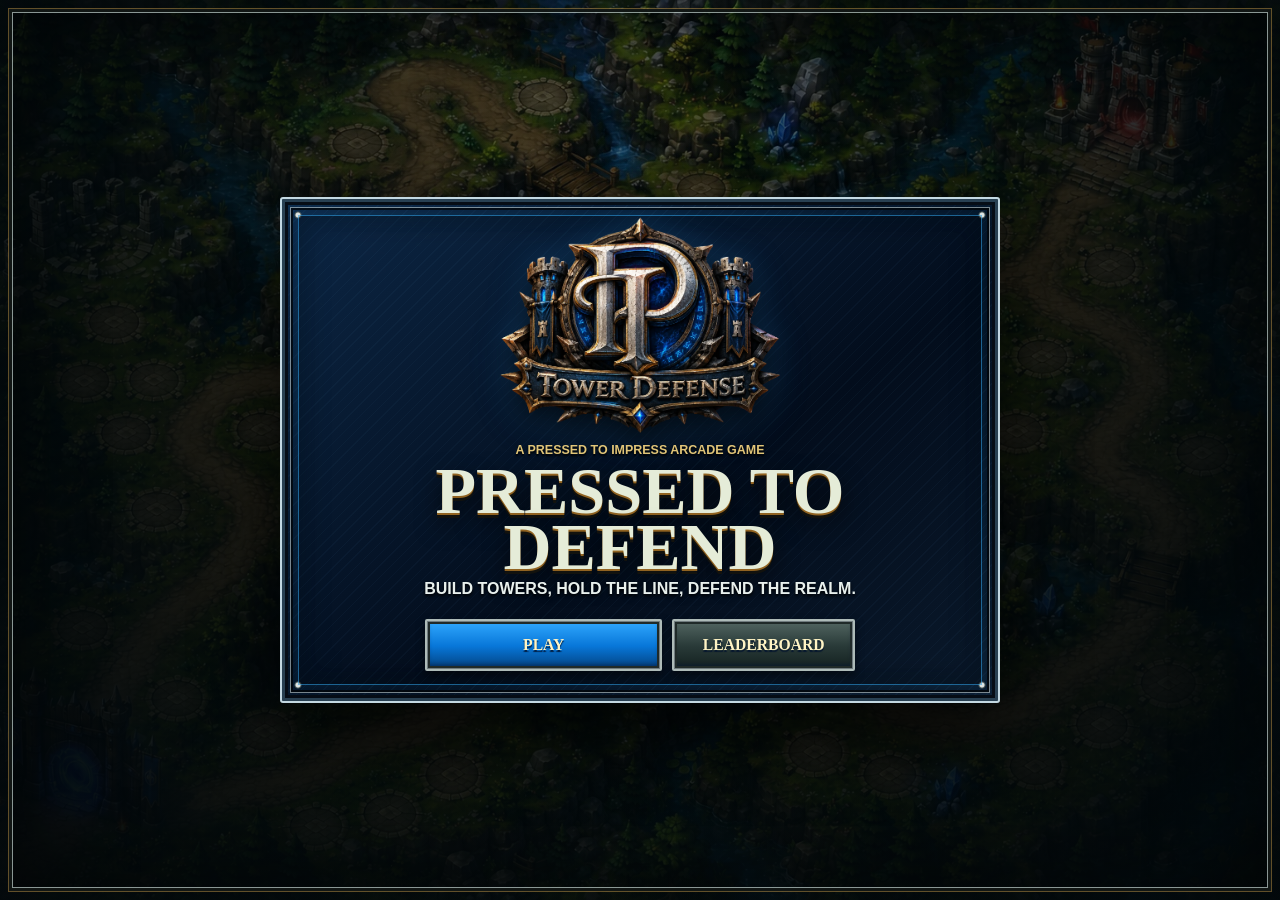
<file: pressed-to-defend/index.html>
<!doctype html>
<html lang="en">
  <head>
    <meta charset="UTF-8" />
    <meta name="viewport" content="width=device-width, initial-scale=1.0" />
    <link rel="icon" type="image/webp" href="/pressed-to-defend/assets/brand/pressed-to-defend-logo.webp" />
    <title>Pressed to Defend</title>
    <script type="module" crossorigin src="/pressed-to-defend/assets/index-u74nrVo8.js"></script>
    <link rel="stylesheet" crossorigin href="/pressed-to-defend/assets/index-CBhsPa2d.css">
  </head>
  <body>
    <main class="arcade-shell" data-testid="game-shell">
      <section id="title-screen" class="title-screen" aria-label="Title screen">
        <div class="title-lockup">
          <img class="title-logo" src="/pressed-to-defend/assets/brand/pressed-to-defend-logo.webp" alt="Pressed to Defend tower defense emblem" />
          <div class="title-copy">
            <p class="title-kicker">A Pressed to Impress Arcade Game</p>
            <h1><span>Pressed to</span><span>Defend</span></h1>
            <p class="title-tagline">Build towers, hold the line, defend the realm.</p>
          </div>
          <div class="title-actions">
            <button id="play-game" class="primary-action" type="button" aria-busy="true" disabled>Loading...</button>
            <button id="title-leaderboard" class="small-action" type="button">Leaderboard</button>
          </div>
          <p id="admin-title-badge" class="admin-title-badge" hidden>Private local test mode</p>
        </div>
      </section>

      <section id="outcome-screen" class="outcome-screen" aria-labelledby="outcome-title" hidden>
        <div class="outcome-card">
          <p id="outcome-kicker">Victory</p>
          <h2 id="outcome-title">Congratulations, you've won.</h2>
          <p id="outcome-summary">You held every wave and kept the line standing.</p>
          <dl class="outcome-stats" aria-label="Final run stats">
            <div>
              <dt>Score</dt>
              <dd id="outcome-score">0</dd>
            </div>
            <div>
              <dt>Wave</dt>
              <dd id="outcome-wave">50/50</dd>
            </div>
            <div>
              <dt>Lives</dt>
              <dd id="outcome-lives">20</dd>
            </div>
          </dl>
          <form id="score-submit-form" class="score-submit" autocomplete="off">
            <label id="score-submit-label" for="score-player-name">Submit your score</label>
            <div>
              <input id="score-player-name" name="playerName" type="text" minlength="2" maxlength="20" placeholder="Name" autocomplete="nickname" required />
              <input id="score-player-email" name="email" type="email" maxlength="80" placeholder="Email" autocomplete="email" required />
              <button id="submit-score" class="primary-action" type="submit">Submit Score</button>
            </div>
            <p id="score-submit-status" class="score-submit-status" role="status"></p>
          </form>
          <div class="outcome-actions">
            <button id="outcome-leaderboard" class="small-action" type="button">Leaderboard</button>
            <button id="outcome-restart" class="small-action" type="button">Play Again</button>
          </div>
        </div>
      </section>

      <section id="live-score-screen" class="score-dialog-screen" aria-labelledby="live-score-title" hidden>
        <div class="score-dialog-card" role="dialog" aria-modal="true">
          <p class="score-dialog-kicker">Shared Prize Arcade</p>
          <h2 id="live-score-title">Submit Current Score</h2>
          <p class="score-dialog-summary">Pressed to Defend</p>
          <dl class="outcome-stats score-dialog-stats" aria-label="Current run stats">
            <div>
              <dt>Score</dt>
              <dd id="live-score-value">0</dd>
            </div>
            <div>
              <dt>Wave</dt>
              <dd id="live-score-wave">1/50</dd>
            </div>
            <div>
              <dt>Lives</dt>
              <dd id="live-score-lives">20</dd>
            </div>
          </dl>
          <form id="live-score-form" class="score-submit live-score-form" autocomplete="off">
            <label for="live-score-player-name">Submit this run for monthly Prize Points</label>
            <div>
              <input id="live-score-player-name" name="playerName" type="text" minlength="2" maxlength="20" placeholder="Name" autocomplete="nickname" required />
              <input id="live-score-player-email" name="email" type="email" maxlength="80" placeholder="Email" autocomplete="email" required />
              <button id="live-submit-score" class="primary-action" type="submit">Submit Score</button>
            </div>
            <p id="live-score-submit-status" class="score-submit-status" role="status"></p>
          </form>
          <div class="score-dialog-actions">
            <button id="live-score-leaderboard" class="small-action" type="button">Leaderboard</button>
            <button id="live-score-close" class="small-action" type="button">Back to Game</button>
          </div>
        </div>
      </section>

      <section id="leaderboard-screen" class="leaderboard-screen" aria-labelledby="leaderboard-title" hidden>
        <div class="leaderboard-card" role="dialog" aria-modal="true">
          <p class="leaderboard-kicker">Arcade Rankings</p>
          <h2 id="leaderboard-title">Monthly Top Defenders</h2>
          <p id="leaderboard-status" role="status">Loading leaderboard...</p>
          <div class="leaderboard-table" aria-label="Top ten scores">
            <div class="leaderboard-head" aria-hidden="true">
              <span>Rank</span>
              <span>Player</span>
              <span>Prize Pts</span>
              <span>Game</span>
            </div>
            <ol id="leaderboard-list" class="leaderboard-list"></ol>
          </div>
          <div id="leaderboard-player-rank" class="leaderboard-player-rank" hidden>
            <span>Your Rank</span>
            <strong id="leaderboard-player-rank-value">#--</strong>
            <small id="leaderboard-player-rank-detail"></small>
          </div>
          <button id="leaderboard-close" class="small-action" type="button">Back</button>
        </div>
      </section>

      <section class="hud" aria-label="Game controls">
        <div class="brand-block" aria-label="Pressed to Impress arcade">
          <span class="brand-token" aria-hidden="true"></span>
          <div>
            <h1>Pressed to Defend</h1>
            <p>Pressed to Impress Arcade</p>
          </div>
        </div>

        <div class="meter-grid" aria-label="Game status">
          <div><span>Wave</span><strong id="wave">1/50</strong></div>
          <div><span>Lives</span><strong id="lives">20</strong></div>
          <div><span>Money</span><strong id="money">$130</strong></div>
          <div><span>Score</span><strong id="score">0</strong></div>
        </div>

        <div class="action-row">
          <button id="start-wave" class="primary-action" type="button">Start Wave</button>
          <button id="open-score-submit" class="small-action score-action" type="button" aria-haspopup="dialog" hidden>Submit Score</button>
          <button id="pause-game" class="small-action" type="button" title="Pause game" aria-label="Pause game">Pause</button>
          <button id="reset-game" class="small-action" type="button" title="Restart game" aria-label="Restart game">Restart</button>
          <button id="sound-toggle" class="small-action" type="button" title="Sound effects" aria-label="Sound effects on">SFX On</button>
          <button id="music-toggle" class="small-action" type="button" title="Background music" aria-label="Background music on" aria-pressed="true">Music On</button>
          <div class="speed-controls" role="group" aria-label="Wave speed">
            <span>Speed</span>
            <button class="speed-choice active" type="button" data-speed="1" aria-label="Wave speed 1x" aria-pressed="true">1x</button>
            <button class="speed-choice" type="button" data-speed="2" aria-label="Wave speed 2x" aria-pressed="false">2x</button>
            <button class="speed-choice" type="button" data-speed="3" aria-label="Wave speed 3x" aria-pressed="false">3x</button>
          </div>
        </div>

        <section id="admin-console" class="admin-console" aria-label="Admin test controls" hidden>
          <div class="admin-console-head">
            <strong>Admin Test Lab</strong>
            <span>Local only</span>
          </div>
          <div class="admin-wave-row">
            <label for="admin-wave-select">Test wave</label>
            <select id="admin-wave-select" aria-label="Admin test wave"></select>
            <button id="admin-load-wave" type="button">Load</button>
          </div>
          <div class="admin-step-row">
            <button id="admin-previous-wave" type="button">Previous</button>
            <button id="admin-next-wave" type="button">Next</button>
            <button id="admin-restore-lives" type="button">Restore Lives</button>
          </div>
          <p><strong>Unlimited gold active.</strong> Admin scores are disabled.</p>
        </section>

        <section class="incoming" aria-label="Incoming wave preview">
          <h2>Battle Intel</h2>
          <p id="incoming-title"></p>
          <ul id="incoming-list"></ul>
          <div class="wave-progress" aria-label="Wave progress">
            <span id="wave-progress-fill"></span>
          </div>
          <p id="incoming-warning" hidden></p>
          <div class="wave-forecast" aria-label="Upcoming wave forecast">
            <h3>Wave Forecast</h3>
            <ol id="wave-forecast-list"></ol>
          </div>
        </section>

        <p id="message" class="message" role="status">Place a tower on a stone circle, then start the wave.</p>
      </section>

      <section class="tower-panel" aria-label="Tower controls">
        <h2 class="armory-title">
          <span>Armory</span>
          <small>Build and command</small>
        </h2>
        <div class="tower-picker tower-shop" aria-label="Tower shop">
          <div class="shop-section-label">
            <span>Defense Towers</span>
            <small>Build on stone circles</small>
          </div>
          <button class="tower-choice active" type="button" data-tower-type="arrow">
            <img src="/pressed-to-defend/assets/towers/arrow.webp" alt="" />
            <strong>Arrow</strong>
            <span>$50</span>
          </button>
          <button class="tower-choice" type="button" data-tower-type="fire">
            <img src="/pressed-to-defend/assets/towers/fire.webp" alt="" />
            <strong>Fire</strong>
            <span>$75</span>
          </button>
          <button class="tower-choice" type="button" data-tower-type="ice">
            <img src="/pressed-to-defend/assets/towers/ice.webp" alt="" />
            <strong>Ice</strong>
            <span>$90</span>
          </button>
          <button class="tower-choice" type="button" data-tower-type="storm">
            <img src="/pressed-to-defend/assets/towers/storm.webp" alt="" />
            <strong>Storm</strong>
            <span>$105</span>
          </button>
          <div class="shop-section-label advanced-label">
            <span>Advanced Towers</span>
            <small>Specialized firepower</small>
          </div>
          <button class="tower-choice advanced-choice" type="button" data-tower-type="ballista">
            <img src="/pressed-to-defend/assets/towers/ballista.webp" alt="" />
            <strong>Ballista</strong>
            <span>$150</span>
          </button>
          <button class="tower-choice advanced-choice" type="button" data-tower-type="bombard">
            <img src="/pressed-to-defend/assets/towers/bombard.webp" alt="" />
            <strong>Bombard</strong>
            <span>$250</span>
          </button>
          <button class="tower-choice advanced-choice" type="button" data-tower-type="venom">
            <img src="/pressed-to-defend/assets/towers/venom.webp" alt="" />
            <strong>Venom</strong>
            <span>$350</span>
          </button>
          <button class="tower-choice advanced-choice" type="button" data-tower-type="arcane">
            <img src="/pressed-to-defend/assets/towers/arcane.webp" alt="" />
            <strong>Arcane</strong>
            <span>$500</span>
          </button>
          <div class="shop-section-label anti-air-label">
            <span>Air Defense</span>
            <small>Flying targets only</small>
          </div>
          <button class="tower-choice anti-air-choice skyguard-choice" type="button" data-tower-type="skyguard">
            <img src="/pressed-to-defend/assets/towers/skyguard.webp" alt="" />
            <strong>Skyguard</strong>
            <span>$300</span>
          </button>
          <button class="tower-choice anti-air-choice tempest-choice" type="button" data-tower-type="tempestSpire">
            <img src="/pressed-to-defend/assets/towers/tempest-spire.webp" alt="" />
            <strong>Tempest</strong>
            <span>$425</span>
          </button>
          <div class="shop-section-label elite-label">
            <span>Elite Towers</span>
            <small>Late-game power</small>
          </div>
          <button class="tower-choice god-choice" type="button" data-tower-type="blueGod">
            <img src="/pressed-to-defend/assets/towers/blue-god.webp" alt="" />
            <strong>Arcane Archon</strong>
            <span>$780</span>
          </button>
          <button class="tower-choice god-choice" type="button" data-tower-type="redGod">
            <img src="/pressed-to-defend/assets/towers/red-god.webp" alt="" />
            <strong>Flameborn Reaver</strong>
            <span>$850</span>
          </button>
          <button class="tower-choice god-choice" type="button" data-tower-type="godTower">
            <img src="/pressed-to-defend/assets/towers/god-tower.webp" alt="" />
            <strong>Celestial Spire</strong>
            <span>$1250</span>
          </button>
        </div>
        <div class="hero-shop" aria-label="Hero tower shop">
          <h2>Heroes</h2>
          <div class="tower-picker hero-picker">
            <button class="tower-choice hero-choice" type="button" data-hero-type="demonReaper">
              <img src="/pressed-to-defend/assets/heroes/shaman-character.webp" alt="" />
              <strong>Shaman</strong>
              <small>Storm/Totem/Spirit</small>
              <span>$70</span>
            </button>
            <button class="tower-choice hero-choice" type="button" data-hero-type="ducksta">
              <img src="/pressed-to-defend/assets/heroes/rogue-character.webp" alt="" />
              <strong>Rogue</strong>
              <small>Blades/Poison/Shadow</small>
              <span>$70</span>
            </button>
            <button class="tower-choice hero-choice" type="button" data-hero-type="garacilla">
              <img src="/pressed-to-defend/assets/heroes/tauren-character.webp" alt="" />
              <strong>Druid</strong>
              <small>Roots/Grove/Wild</small>
              <span>$70</span>
            </button>
            <button class="tower-choice hero-choice" type="button" data-hero-type="onslaught">
              <img src="/pressed-to-defend/assets/heroes/warlock-character.webp" alt="" />
              <strong>Warlock</strong>
              <small>Curse/Flame/Echo</small>
              <span>$70</span>
            </button>
          </div>
        </div>

        <section class="selection-panel" aria-label="Selection details" hidden>
          <div class="selection-summary">
            <div class="selection-portrait" aria-hidden="true">
              <img id="selection-icon" src="/pressed-to-defend/assets/towers/arrow.webp" alt="" />
            </div>
            <div class="selection-heading">
              <span id="selection-kicker">Tower Intel</span>
              <strong id="selection-name">Arrow Tower</strong>
              <small id="selection-role">Sustained DPS</small>
            </div>
          </div>
          <p id="tower-info">Arrow Tower: Sustained DPS. $50, range 178. Place on stone circles.</p>
          <p id="hero-info" class="hero-inline-info">Press Play, then pick an optional hero.</p>
          <div id="hero-upgrades" class="hero-upgrade-grid hero-upgrade-inline" aria-label="Hero upgrades" hidden>
            <button type="button" data-hero-upgrade="a" disabled>Upgrade</button>
            <button type="button" data-hero-upgrade="b" disabled>Upgrade</button>
            <button type="button" data-hero-upgrade="c" disabled>Upgrade</button>
          </div>
          <p id="placement-hint" class="placement-hint" hidden></p>
          <div class="target-row" aria-label="Selected tower target priority">
            <span>Target</span>
            <button type="button" data-target-mode="first" aria-pressed="false" disabled>First</button>
            <button type="button" data-target-mode="strong" aria-pressed="false" disabled>Strong</button>
            <button type="button" data-target-mode="weak" aria-pressed="false" disabled>Weak</button>
          </div>
          <div class="upgrade-grid" aria-label="Selected tower upgrades">
            <button type="button" data-upgrade="power" disabled>Power</button>
            <button type="button" data-upgrade="range" disabled>Range</button>
            <button type="button" data-upgrade="speed" disabled>Speed</button>
            <button class="special-upgrade" type="button" data-upgrade="special" disabled>Special</button>
            <button id="sell-tower" class="sell-tower" type="button" disabled>Sell</button>
            <button id="clear-selection" type="button">Clear</button>
          </div>
        </section>
      </section>

      <section class="stage-wrap" aria-label="Game stage">
        <div class="stage-meter-grid" aria-label="Battlefield status">
          <div><span>Wave</span><strong data-stage-stat="wave">1/50</strong></div>
          <div><span>Lives</span><strong data-stage-stat="lives">20</strong></div>
          <div><span>Money</span><strong data-stage-stat="money">$130</strong></div>
          <div><span>Score</span><strong data-stage-stat="score">0</strong></div>
        </div>
        <div id="game-root">
          <div id="wave-banner" class="wave-banner" aria-live="polite" hidden>
            <span id="wave-banner-kicker">Wave Incoming</span>
            <strong id="wave-banner-title">Wave 1</strong>
            <span id="wave-banner-detail">Hold the line.</span>
          </div>
        </div>
        <div id="boss-health" class="boss-health" aria-live="polite" hidden>
          <div class="boss-health-head">
            <span id="boss-health-name">Crystal Colossus</span>
            <strong id="boss-health-count">Boss</strong>
          </div>
          <div class="boss-health-track" aria-label="Boss health">
            <span id="boss-health-fill"></span>
          </div>
        </div>
      </section>
    </main>

    <audio id="game-music" preload="auto">
      <source src="/pressed-to-defend/assets/audio/hope-orchestral-battle.ogg" type="audio/ogg" />
    </audio>
    <script>
      if (window.location.hostname === "arcade.pressedtoimpress.co.nz") {
        const leaderboardUrl = "https://script.google.com/macros/s/AKfycbwBBaFdetFrzqHDl9T6wJAEsaSihyQF5eXCCc1iwy8Fk2OVEV-Y5HQ1ZuB-HPdQRm1j/exec";
        window.__PTI_ARCADE_CONFIG__ = {
          scoreEndpoint: leaderboardUrl,
          leaderboardEndpoint: leaderboardUrl,
          boardId: "live-prize-board",
        };
      }
    </script>
  </body>
</html>
</file>
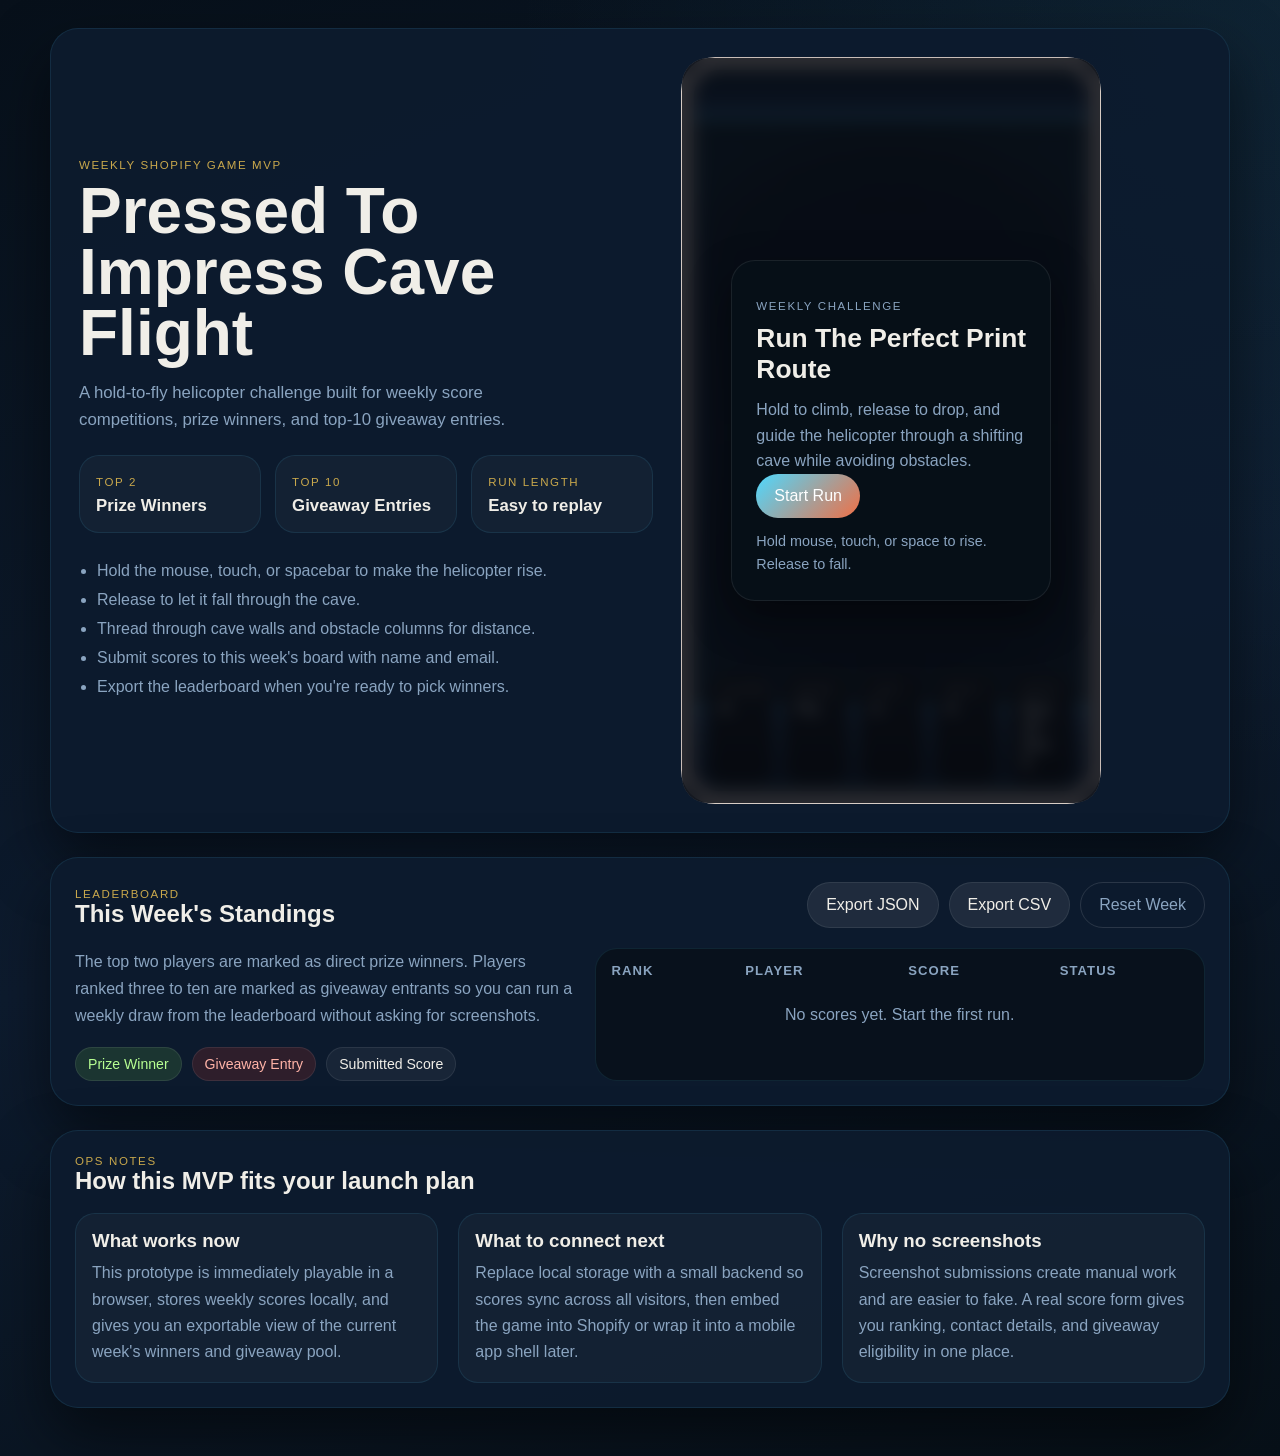
<file: pressed-to-impress-runner/index.html>
<!doctype html>
<html lang="en">
  <head>
    <meta charset="UTF-8" />
    <meta name="viewport" content="width=device-width, initial-scale=1.0" />
    <meta name="theme-color" content="#db3d2d" />
    <title>Pressed To Impress Weekly Dash</title>
    <link rel="stylesheet" href="./styles.css" />
  </head>
  <body>
    <div class="app-shell">
      <section class="hero-panel">
        <div class="hero-copy">
          <p class="eyebrow">Weekly Shopify Game MVP</p>
          <h1>Pressed To Impress Cave Flight</h1>
          <p class="lede">
            A hold-to-fly helicopter challenge built for weekly score competitions, prize winners, and top-10 giveaway
            entries.
          </p>
          <div class="reward-strip">
            <div>
              <span class="reward-label">Top 2</span>
              <strong>Prize Winners</strong>
            </div>
            <div>
              <span class="reward-label">Top 10</span>
              <strong>Giveaway Entries</strong>
            </div>
            <div>
              <span class="reward-label">Run Length</span>
              <strong>Easy to replay</strong>
            </div>
          </div>
          <ul class="feature-list">
            <li>Hold the mouse, touch, or spacebar to make the helicopter rise.</li>
            <li>Release to let it fall through the cave.</li>
            <li>Thread through cave walls and obstacle columns for distance.</li>
            <li>Submit scores to this week's board with name and email.</li>
            <li>Export the leaderboard when you're ready to pick winners.</li>
          </ul>
        </div>

        <div class="game-card">
          <div class="game-frame">
            <canvas id="game-canvas" width="360" height="640" aria-label="Pressed To Impress helicopter cave game"></canvas>

            <div class="start-overlay" id="start-overlay">
              <div class="overlay-card">
                <p class="overlay-kicker">Weekly Challenge</p>
                <h2>Run The Perfect Print Route</h2>
                <p>
                  Hold to climb, release to drop, and guide the helicopter through a shifting cave while avoiding obstacles.
                </p>
                <button class="button primary" id="start-button" type="button">Start Run</button>
                <p class="overlay-note">Hold mouse, touch, or space to rise. Release to fall.</p>
              </div>
            </div>

            <div class="level-gate-overlay hidden" id="level-gate-overlay">
              <div class="overlay-card">
                <p class="overlay-kicker" id="gate-kicker">Level Complete!</p>
                <h2 id="gate-heading">Level 1 Done</h2>
                <p id="gate-score" style="font-size:1.1rem;opacity:0.7;margin:4px 0 12px;">Score: 0</p>
                <div style="background:rgba(77,217,255,0.07);border:1px solid rgba(77,217,255,0.18);border-radius:14px;padding:14px 16px;margin-bottom:16px;text-align:left;">
                  <p style="margin:0 0 4px;font-size:0.72rem;text-transform:uppercase;letter-spacing:0.12em;opacity:0.6;" id="gate-next-label">Next Up</p>
                  <p style="margin:0 0 6px;font-weight:bold;font-size:1.05rem;" id="gate-next-name">Level 2 — Shop Floor</p>
                  <p style="margin:0;font-size:0.88rem;opacity:0.8;line-height:1.5;" id="gate-next-instruction">Instructions here</p>
                </div>
                <button class="button primary" id="gate-button" type="button">Start Level 2</button>
              </div>
            </div>

            <div class="game-over-overlay hidden" id="game-over-overlay">
              <div class="overlay-card">
                <p class="overlay-kicker">Run Complete</p>
                <h2 id="final-score-heading">Score: 0</h2>
                <p id="result-message">Submit your score to this week's leaderboard.</p>

                <form id="score-form" class="score-form">
                  <label>
                    <span>Name</span>
                    <input id="player-name" name="name" type="text" maxlength="24" placeholder="Your display name" required />
                  </label>
                  <label>
                    <span>Email</span>
                    <input id="player-email" name="email" type="email" maxlength="80" placeholder="you@example.com" required />
                  </label>
                  <div class="form-actions">
                    <button class="button primary" type="submit">Submit Score</button>
                    <button class="button ghost" id="restart-button" type="button">Play Again</button>
                  </div>
                </form>
              </div>
            </div>
            <!-- Boss ready screen (shown before each boss fight) -->
            <div id="boss-ready-overlay" class="hidden level-gate-overlay">
              <div class="overlay-card">
                <p class="overlay-kicker" id="boss-ready-kicker">⚔ BOSS FIGHT</p>
                <h2 id="boss-ready-title" style="margin-top:6px;">Boss Name</h2>
                <div style="background:rgba(255,50,50,0.07);border:1px solid rgba(255,80,80,0.22);border-radius:14px;padding:12px 16px;margin:14px 0 4px;text-align:left;">
                  <p style="margin:0 0 4px;font-size:0.72rem;text-transform:uppercase;letter-spacing:0.12em;opacity:0.6;">Controls</p>
                  <p style="margin:0;font-size:0.88rem;opacity:0.85;line-height:1.5;">Arrow keys / WASD to move<br>Space or FIRE button to shoot<br>Avoid the boss — unlimited bullets!</p>
                </div>
                <button class="button primary" id="boss-ready-btn" type="button" style="margin-top:12px;padding:10px 22px;font-size:0.88rem;letter-spacing:0.04em;">⚔ FIGHT!</button>
              </div>
            </div>

            <!-- Boss fight touch controls (shown only during boss fights) -->
            <div id="boss-controls" class="boss-controls hidden">
              <div class="d-pad">
                <button id="btn-up"    class="d-btn" type="button">▲</button>
                <button id="btn-left"  class="d-btn" type="button">◀</button>
                <button id="btn-right" class="d-btn" type="button">▶</button>
                <button id="btn-down"  class="d-btn" type="button">▼</button>
              </div>
              <div class="fire-group">
                <button id="btn-swap" class="swap-btn" type="button">SWAP</button>
                <button id="btn-fire" class="fire-btn" type="button">FIRE</button>
              </div>
            </div>

            <!-- Cave gun fire button (shown from level 3 onward) -->
            <button id="cave-fire-btn" class="cave-fire-btn hidden" type="button">FIRE</button>

            <div class="hud-strip">
              <div class="hud-pill">
                <span>Score</span>
                <strong id="score-value">0</strong>
              </div>
              <div class="hud-pill">
                <span>Mode</span>
                <strong id="mode-value">Fly</strong>
              </div>
              <div class="hud-pill">
                <span>Life</span>
                <strong id="life-value">1</strong>
              </div>
              <div class="hud-pill">
                <span>Best</span>
                <strong id="best-value">0</strong>
              </div>
              <div class="hud-pill">
                <span>Week</span>
                <strong id="week-label">Loading</strong>
              </div>
            </div>
          </div>
        </div>
      </section>

      <section class="board-panel">
        <div class="panel-head">
          <div>
            <p class="section-label">Leaderboard</p>
            <h2>This Week's Standings</h2>
          </div>
          <div class="panel-actions">
            <button class="button secondary" id="export-json" type="button">Export JSON</button>
            <button class="button secondary" id="export-csv" type="button">Export CSV</button>
            <button class="button ghost" id="reset-board" type="button">Reset Week</button>
          </div>
        </div>

        <div class="board-grid">
          <div class="board-copy">
            <p>
              The top two players are marked as direct prize winners. Players ranked three to ten are marked as giveaway
              entrants so you can run a weekly draw from the leaderboard without asking for screenshots.
            </p>
            <div class="legend">
              <span class="legend-chip champion">Prize Winner</span>
              <span class="legend-chip raffle">Giveaway Entry</span>
              <span class="legend-chip">Submitted Score</span>
            </div>
          </div>

          <div class="table-shell">
            <table>
              <thead>
                <tr>
                  <th>Rank</th>
                  <th>Player</th>
                  <th>Score</th>
                  <th>Status</th>
                </tr>
              </thead>
              <tbody id="leaderboard-body">
                <tr>
                  <td colspan="4" class="empty-state">No scores yet. Start the first run.</td>
                </tr>
              </tbody>
            </table>
          </div>
        </div>
      </section>

      <section class="ops-panel">
        <div>
          <p class="section-label">Ops Notes</p>
          <h2>How this MVP fits your launch plan</h2>
        </div>
        <div class="ops-grid">
          <article>
            <h3>What works now</h3>
            <p>
              This prototype is immediately playable in a browser, stores weekly scores locally, and gives you an exportable
              view of the current week's winners and giveaway pool.
            </p>
          </article>
          <article>
            <h3>What to connect next</h3>
            <p>
              Replace local storage with a small backend so scores sync across all visitors, then embed the game into Shopify or
              wrap it into a mobile app shell later.
            </p>
          </article>
          <article>
            <h3>Why no screenshots</h3>
            <p>
              Screenshot submissions create manual work and are easier to fake. A real score form gives you ranking, contact
              details, and giveaway eligibility in one place.
            </p>
          </article>
        </div>
      </section>
    </div>

    <script src="./app.js"></script>
  </body>
</html>
</file>
<file: pressed-to-defend/assets/index-CBhsPa2d.css>
:root{color-scheme:dark;--ink: #fff2cc;--muted: #c9d6dc;--panel: #172b3a;--panel-2: #244358;--stone: #607782;--stone-dark: #20323c;--wood: #50351d;--wood-dark: #25170e;--line: #b48542;--gold: #e2ad43;--gold-bright: #ffd978;--mint: #56cfa6;--rose: #e06b52;--blue: #64bde4;--violet: #8b72d7;--black: #07090b;--font-display: "Friz Quadrata", "Morpheus", "Belwe", "Book Antiqua", "Palatino Linotype", Georgia, serif;--font-ui: "Friz Quadrata", "Book Antiqua", "Palatino Linotype", "Trebuchet MS", Georgia, serif;--font-small: "Trebuchet MS", Verdana, ui-sans-serif, system-ui, sans-serif;font-family:var(--font-ui)}*{box-sizing:border-box}html,body{min-height:100%;margin:0;overflow-x:hidden;background:radial-gradient(circle at 14% 8%,rgba(100,189,228,.18),transparent 24rem),radial-gradient(circle at 88% 16%,rgba(226,173,67,.14),transparent 22rem),linear-gradient(140deg,#071018,#173145,#241a15);color:var(--ink)}button{min-height:32px;border:1px solid rgba(215,173,85,.45);border-radius:3px;color:inherit;font-family:var(--font-display);font-size:.82rem;font-weight:900;letter-spacing:0;cursor:pointer;text-shadow:0 1px 0 rgba(0,0,0,.18)}button:disabled{cursor:not-allowed;opacity:.45}.arcade-shell{position:relative;display:grid;grid-template-columns:minmax(0,1fr);grid-template-rows:minmax(0,1fr) 150px;gap:4px;height:100vh;height:100dvh;padding:4px;overflow:hidden}.title-screen{position:fixed;inset:0;z-index:20;display:grid;place-items:center;padding:20px;background:linear-gradient(180deg,#0807059e,#080705e6),radial-gradient(circle at 50% 20%,rgba(90,168,200,.16),transparent 22rem),radial-gradient(circle at 70% 62%,rgba(201,154,69,.13),transparent 18rem)}.title-screen[hidden]{display:none}.outcome-screen{position:fixed;inset:0;z-index:18;display:grid;place-items:center;padding:18px;background:radial-gradient(circle at 50% 34%,rgba(255,217,120,.18),transparent 22rem),linear-gradient(180deg,#0508086b,#050808b8)}.outcome-screen[hidden]{display:none}.outcome-card{display:grid;gap:12px;width:min(92vw,560px);padding:24px;border:3px solid #100b06;border-radius:4px;background:linear-gradient(180deg,#45534cfa,#1c221ffa 48%,#1f1611fa),repeating-linear-gradient(135deg,rgba(255,238,196,.04) 0 1px,transparent 1px 9px);box-shadow:0 22px 70px #00000094,inset 0 0 0 2px #d7ad5580,inset 0 0 0 6px #00000052,inset 0 18px 30px #ffeec40f;text-align:center}#outcome-kicker{color:#ffd24d;font-family:var(--font-display);font-size:.86rem;font-weight:900;text-transform:uppercase;text-shadow:0 2px 0 #000}#outcome-title{font-size:clamp(2rem,7vw,4rem);line-height:.95;text-transform:none}#outcome-summary{color:#e5ecd8e6;font-family:var(--font-small);font-size:.95rem;line-height:1.35}.outcome-stats{display:grid;grid-template-columns:repeat(3,minmax(0,1fr));gap:8px;margin:0}.outcome-stats div{display:grid;gap:3px;min-width:0;padding:10px 8px;border:2px solid #0c0805;border-radius:2px;background:linear-gradient(180deg,#5e5238eb,#1f1b15f5);box-shadow:inset 0 0 0 1px #d7ad553d}.outcome-stats dt,.score-submit label,#score-submit-status{font-family:var(--font-small)}.outcome-stats dt{color:#e5ecd8c2;font-size:.64rem;font-weight:900;text-transform:uppercase}.outcome-stats dd{margin:0;color:var(--ink);font-family:var(--font-display);font-size:1.28rem;font-weight:900;text-shadow:0 2px 0 #000}.score-submit{display:grid;gap:8px;padding:12px;border:2px solid #0c0805;border-radius:2px;background:#090e0f94;box-shadow:inset 0 0 0 1px #d7ad5538}.score-submit label{color:#fff1b6;font-size:.82rem;font-weight:900;text-transform:uppercase}.score-submit>div{display:grid;grid-template-columns:minmax(0,1fr) auto;gap:8px}.score-submit input{min-width:0;min-height:38px;padding:0 10px;border:2px solid #0c0805;border-radius:3px;background:linear-gradient(180deg,#f2e6bef2,#c0b28bf2);color:#201507;font-family:var(--font-ui);font-size:.98rem;font-weight:900}.score-submit input::placeholder{color:#20150794}#score-submit-status{min-height:1.2em;color:#a7ddeb;font-size:.78rem;font-weight:800}#score-submit-status[data-state=pending]{color:#ffe27a}#score-submit-status[data-state=success]{color:#9df0b3}#score-submit-status[data-state=error]{color:#ff9b8f}#score-submit-status[data-state=local]{color:#a7ddeb}#submit-score[aria-busy=true]{cursor:wait}.outcome-card>.small-action{justify-self:center;min-width:140px}.outcome-screen.loss #outcome-kicker,.outcome-screen.loss #outcome-title{color:#ff806e}.title-lockup{display:grid;justify-items:center;position:relative;gap:12px;width:min(92vw,520px);padding:28px;border:3px solid #14100b;border-radius:4px;background:linear-gradient(180deg,#484f56fa,#1d2329fa 52%,#211814fa),repeating-linear-gradient(135deg,rgba(255,238,196,.045) 0 1px,transparent 1px 10px);text-align:center;box-shadow:0 24px 70px #0000008f,inset 0 0 0 2px #d7ad5580,inset 0 0 0 6px #00000057,inset 0 18px 30px #ffeec40f}.title-lockup:before,.title-lockup:after{content:"";position:absolute;inset:10px;pointer-events:none;border:1px solid rgba(246,215,130,.24)}.title-lockup:after{inset:-7px;border:2px solid rgba(0,0,0,.52);box-shadow:0 0 0 1px #d7ad5566}.title-lockup h1{font-size:clamp(2rem,8vw,4.4rem);line-height:.92;font-family:var(--font-display);letter-spacing:0;text-shadow:0 3px 0 rgba(0,0,0,.48),0 0 16px rgba(215,173,85,.16)}.title-lockup p,.title-lockup span{color:#e5ecd8}.hero-select,.hero-picker{display:grid;grid-template-columns:repeat(2,minmax(0,1fr));gap:8px;width:100%}.hero-choice{display:grid;gap:2px;min-width:0;min-height:58px;padding:8px;background:linear-gradient(180deg,#434d53fa,#20262cfa);text-align:left}.hero-choice strong,.hero-choice span{min-width:0;overflow-wrap:anywhere}.hero-choice strong{color:var(--ink);font-size:.82rem}.hero-choice span{font-size:.72rem}.hero-choice small{color:var(--gold);font-size:.74rem;font-weight:900}.hero-choice.active{border-color:var(--gold);background:linear-gradient(180deg,#c99a454d,#5aa8c81f);box-shadow:inset 0 0 0 1px #f1bd4d42}.hero-choice:disabled:not(.active){opacity:.5}.hero-choice.active:disabled{color:var(--ink);opacity:1}.hero-choice.active:disabled strong,.hero-choice.active:disabled span{color:var(--ink)}.hero-choice.unaffordable{border-color:#df6b6273}.brand-token.large{width:76px;height:76px}.hud{grid-column:1;grid-row:2;display:grid;grid-template-columns:190px 210px minmax(420px,1fr) 270px;grid-template-rows:34px minmax(0,1fr) 22px;gap:4px;min-width:0;min-height:0;padding:5px;border:3px solid #0d0a06;border-radius:4px;background:linear-gradient(180deg,#495057fa,#1c2228fa 48%,#1c130ffa),repeating-linear-gradient(135deg,rgba(255,238,196,.035) 0 1px,transparent 1px 8px);box-shadow:0 -8px 28px #00000070,inset 0 0 0 2px #d7ad5573,inset 0 0 0 6px #0000004d,inset 0 18px 28px #ffeec40d;overflow:hidden}.brand-block{grid-column:1;grid-row:1;display:grid;grid-template-columns:auto minmax(0,1fr);align-items:center;gap:8px;min-height:30px}.brand-block h1{font-size:.82rem;line-height:1}.brand-block p{overflow:hidden;font-size:.72rem;line-height:1;text-overflow:ellipsis;white-space:nowrap}.brand-token{position:relative;display:block;width:32px;height:32px;border:2px solid rgba(255,238,196,.78);border-radius:4px 4px 9px 9px;background:radial-gradient(circle at 50% 28%,rgba(255,238,196,.95) 0 11%,transparent 12%),linear-gradient(145deg,#c99a45,#5aa8c8 48%,#2c5268);box-shadow:0 0 0 2px #0a0805c7,0 8px 18px #00000057,inset 0 1px #fff4d880}.brand-token:before,.brand-token:after{content:"";position:absolute;pointer-events:none}.brand-token:before{left:50%;top:22%;width:3px;height:54%;border-radius:999px;background:#fff4d8;box-shadow:-8px 9px 0 -1px #fff4d8,8px 9px 0 -1px #fff4d8;transform:translate(-50%)}.brand-token:after{left:22%;right:22%;bottom:23%;height:3px;border-radius:999px;background:#1f2c36;box-shadow:0 -8px #1f2c36b3}h1,h2,p{margin:0}h1{font-family:var(--font-display);font-size:.92rem;line-height:1.05;color:var(--gold-bright);text-shadow:0 2px 0 rgba(0,0,0,.6)}h2{font-family:var(--font-display);font-size:.72rem;letter-spacing:0;text-transform:uppercase;color:var(--gold-bright);text-shadow:0 1px 0 #000,0 0 9px rgba(255,217,120,.16)}.brand-block p,.tower-panel p,.message,.meter-grid span{font-family:var(--font-small);color:#e5ecd8d6}.meter-grid{grid-column:1;grid-row:2 / 4;display:grid;grid-template-columns:repeat(2,minmax(0,1fr));align-content:start;gap:5px}.meter-grid>div{min-width:0;padding:5px;border:2px solid #0c0805;border-radius:2px;background:linear-gradient(180deg,#5c5648e6,#1f1c16f0),#0e0c09cc;box-shadow:inset 0 0 0 1px #d7ad553d,inset 0 8px 12px #ffeec40a}.meter-grid span{display:block;margin-bottom:1px;font-size:.5rem;text-transform:uppercase}.meter-grid strong{font-family:var(--font-display);font-size:.9rem;color:var(--ink);text-shadow:0 2px 0 #000}.action-row{grid-column:2;grid-row:1 / 4;display:grid;grid-template-columns:repeat(2,minmax(0,1fr));align-content:start;gap:5px}.action-row>.primary-action{grid-column:span 2;min-width:0}.action-row>button,#sound-toggle{min-width:0;min-height:24px;padding:0 5px;font-size:.66rem}.target-row{grid-column:1 / -1;display:grid;grid-template-columns:auto repeat(3,minmax(66px,max-content));align-items:center;gap:2px;padding:1px;width:fit-content;max-width:100%;border:1px solid #0c0805;border-radius:2px;background:#120d09ad;box-shadow:inset 0 0 0 1px #d7ad552e}.target-row[hidden],.upgrade-grid[hidden]{display:none}.target-row span{color:var(--muted);font-size:.56rem;font-weight:800;text-transform:uppercase}.target-row button{min-width:0;min-height:18px;padding:0 10px;border-color:#d7ad554d;background:linear-gradient(180deg,#5d4c30fa,#311f12fa),var(--wood);font-size:.58rem}.target-row button.active{border-color:var(--gold);background:linear-gradient(180deg,#d7ad55f2,#8b6026f2);color:#1b2016}.upgrade-grid{display:grid;grid-template-columns:repeat(2,minmax(92px,max-content)) repeat(2,minmax(82px,max-content));gap:3px;width:fit-content;max-width:100%}.upgrade-grid button{min-width:0;min-height:20px;padding:1px 10px}.target-row button *,.upgrade-grid button *{pointer-events:none}.upgrade-grid .special-upgrade{grid-column:span 2;border-color:#fff4d87a;background:linear-gradient(160deg,#f2c45b,#b87e30);color:#1d1a0e}.upgrade-grid .special-upgrade:disabled{background:#0e1d149e;color:#e5ecd89e;border-color:#ffffff29}.upgrade-grid .sell-tower{border-color:#fff4d847;background:linear-gradient(180deg,#e56d55d1,#843630e0);color:#fff8f5}.upgrade-grid .sell-tower:disabled{border-color:#ffffff24;background:#0e1d149e;color:#e5ecd89e}.primary-action{flex:1;min-width:132px;border-color:#f6d782a3;background:linear-gradient(180deg,#f6d782,#d7ad55 56%,#8d5d24),var(--gold);color:#211806;box-shadow:inset 0 1px #ffeec494,inset 0 -3px #371d0b6b}.title-lockup .primary-action{width:min(260px,100%);margin-top:8px}.small-action{min-width:78px;padding:0 10px;background:linear-gradient(180deg,#5d4c30fa,#311f12fa),var(--wood);color:#ffeec4;box-shadow:inset 0 1px #ffeec41f,inset 0 -2px #0000005c}#sound-toggle{min-width:96px}#music-toggle{min-width:0}.speed-controls{display:grid;grid-template-columns:auto repeat(3,minmax(38px,1fr));align-items:center;gap:4px;min-width:0;padding:2px;grid-column:1 / -1;border:2px solid #0c0805;border-radius:2px;background:linear-gradient(180deg,#4c463ae0,#191611eb);box-shadow:inset 0 0 0 1px #d7ad552e}.speed-controls span{color:var(--muted);font-size:.62rem;font-weight:800;text-transform:uppercase}.speed-choice{min-width:0;min-height:23px;padding:0 5px;background:linear-gradient(180deg,#5c4a2dfa,#2e1c11fa),var(--wood)}.speed-choice.active{border-color:var(--gold);background:linear-gradient(180deg,#d7ad55f2,#8b6026f2);color:#1b2016;box-shadow:inset 0 0 0 1px #ffeec442}.incoming{grid-column:4;grid-row:1 / 3;display:grid;gap:3px;padding:5px 7px;min-height:0;border:2px solid #0c0805;border-radius:2px;background:linear-gradient(180deg,#42484ee6,#171c21f0);box-shadow:inset 0 0 0 1px #d7ad552e}.hero-panel{display:grid;gap:7px;padding:8px 10px;border:1px solid rgba(242,196,91,.32);border-radius:8px;background:#2e39276b}#hero-info{grid-column:2;grid-row:3;min-width:0;color:var(--muted);font-size:.68rem;line-height:1.15}.hero-inline-info[hidden],.hero-upgrade-grid[hidden]{display:none}.hero-upgrade-grid{display:grid;grid-template-columns:repeat(3,minmax(0,1fr));gap:5px}.hero-upgrade-grid button{display:grid;align-content:center;gap:1px;min-width:0;min-height:35px;padding:3px 4px;background:linear-gradient(180deg,#5c4a2dfa,#2e1c11fa),var(--wood);font-size:.62rem;line-height:1.1}.hero-upgrade-grid button strong,.hero-upgrade-grid button span{display:block;min-width:0;overflow:hidden;text-overflow:ellipsis;white-space:nowrap}.hero-upgrade-grid button strong{font-size:.62rem}.hero-upgrade-grid button span{font-size:.49rem;font-weight:800;opacity:.78}.hero-upgrade-grid button:not(:disabled){border-color:#f6d78270;background:linear-gradient(180deg,#c8b98e,#7f704c 58%,#3c2f1f);color:#17110a}.hero-upgrade-inline{padding:5px;border:2px solid #0c0805;border-radius:2px;background:#120d09ad;box-shadow:inset 0 0 0 1px #d7ad5529}.incoming h2{font-size:.62rem}#incoming-title{font-size:.76rem;font-weight:800}#incoming-title.boss-title{color:var(--rose)}#incoming-title.air-title{color:#9eefff;text-shadow:0 0 10px rgba(99,221,255,.28)}#incoming-list{display:flex;flex-wrap:wrap;gap:2px 10px;margin:0;padding:0;list-style:none;color:var(--muted);font-size:.68rem}#incoming-list li{display:flex;align-items:center;gap:5px}.wave-progress{height:7px;overflow:hidden;border:1px solid rgba(242,196,91,.24);border-radius:99px;background:#040a0780}#wave-progress-fill{display:block;width:0%;height:100%;border-radius:inherit;background:linear-gradient(90deg,var(--mint),var(--gold),#fff1a6);transition:width .18s ease}.enemy-dot{width:9px;height:9px;border-radius:50%;border:1px solid rgba(255,255,255,.35);flex:none}.progress-dot{background:var(--gold)}#incoming-warning{font-size:.66rem;color:var(--gold)}#incoming-warning.boss-alert{color:var(--rose);font-weight:800;animation:boss-pulse 1.2s ease-in-out infinite}#incoming-warning.air-alert{color:#a8f2ff;font-weight:900;animation:air-alert-pulse 1.35s ease-in-out infinite}.wave-forecast{display:grid;gap:4px;min-width:0;margin-top:4px;padding-top:6px;border-top:1px solid rgba(164,183,176,.3)}.wave-forecast h3{margin:0;color:#f2d77d;font-family:var(--font-display);font-size:.64rem;font-weight:900;text-transform:uppercase}#wave-forecast-list{display:grid;gap:3px;min-width:0;margin:0;padding:0;list-style:none}.forecast-row{display:grid;grid-template-columns:34px minmax(0,1fr) auto;align-items:center;gap:6px;min-width:0;min-height:34px;padding:4px 5px;border:1px solid rgba(117,132,126,.34);background:linear-gradient(90deg,#2a3834d1,#070e0fe0);box-shadow:inset 2px 0 #798f8580}.forecast-row.forecast-next{border-color:#e4c46b85;box-shadow:inset 3px 0 #d7ad55}.forecast-row.air-raid{border-color:#63ddff8f;background:linear-gradient(90deg,#124f68c7,#0a1522eb);box-shadow:inset 3px 0 #63ddff,0 0 8px #63ddff14}.forecast-row.boss-wave:not(.air-raid){border-color:#df6b6280;background:linear-gradient(90deg,#52231fbd,#160e10e6);box-shadow:inset 3px 0 #df6b62}.forecast-wave{color:#fff1a6;font-family:var(--font-display);font-size:.68rem;font-weight:900}.forecast-summary{display:grid;min-width:0;line-height:1.05}.forecast-summary strong,.forecast-summary small{min-width:0;overflow:hidden;text-overflow:ellipsis;white-space:nowrap}.forecast-summary strong{color:#eff5f1;font-family:var(--font-display);font-size:.64rem}.forecast-summary small{color:#aebbb5;font-size:.53rem}.forecast-row.air-raid .forecast-summary strong,.forecast-row.air-raid .forecast-wave{color:#c6f8ff}.forecast-tag{min-width:34px;padding:3px 4px;color:#cad4cf;font-size:.48rem;font-weight:900;text-align:center;border:1px solid rgba(183,198,191,.32);background:#040a0b9e}.forecast-row.air-raid .forecast-tag{color:#031b25;border-color:#c8f8ff;background:#8defff}.forecast-row.boss-wave:not(.air-raid) .forecast-tag{color:#2d0907;border-color:#ffd1c6;background:#f28a72}@keyframes boss-pulse{0%,to{opacity:1}50%{opacity:.55}}@keyframes air-alert-pulse{0%,to{opacity:1}50%{opacity:.68}}.selection-panel{--selection-accent: var(--gold);display:grid;gap:5px;min-width:0;min-height:0;padding:5px;border:2px solid #0c0805;border-radius:2px;background:linear-gradient(180deg,#3e484cf2,#171d20fa 48%,#1e150ffa),repeating-linear-gradient(135deg,rgba(255,238,196,.035) 0 1px,transparent 1px 8px);box-shadow:inset 0 0 0 1px #d7ad5547,inset 0 9px 14px #ffeec40a}.selection-panel[hidden]{display:none}.selection-panel>#tower-info,.selection-panel>#hero-info,.selection-panel>.selection-summary,.selection-panel>.placement-hint,.selection-panel>.target-row,.selection-panel>.upgrade-grid,.selection-panel>.hero-upgrade-inline{grid-column:1 / -1;grid-row:auto;min-width:0}.selection-summary{display:grid;grid-template-columns:62px minmax(0,1fr);align-items:center;gap:9px;min-height:68px;padding:6px;border:1px solid color-mix(in srgb,var(--selection-accent) 58%,#15100a);border-radius:2px;background:linear-gradient(110deg,color-mix(in srgb,var(--selection-accent) 18%,transparent),transparent 58%),#080f1394;box-shadow:inset 3px 0 color-mix(in srgb,var(--selection-accent) 78%,#fff0b8),inset 0 1px #ffffff0f}.selection-portrait{display:grid;place-items:center;width:58px;height:58px;border:2px solid #0c0805;border-radius:2px;background:radial-gradient(circle at 50% 38%,color-mix(in srgb,var(--selection-accent) 42%,#d8cfad),transparent 72%),linear-gradient(180deg,#767968fa,#252b2afa);box-shadow:inset 0 0 0 1px color-mix(in srgb,var(--selection-accent) 46%,transparent),0 4px 10px #00000052;overflow:hidden}.selection-portrait img{width:auto;max-width:54px;height:auto;max-height:54px;object-fit:contain;filter:drop-shadow(0 5px 5px rgba(0,0,0,.48))}.selection-heading{display:grid;align-content:center;gap:1px;min-width:0}#selection-kicker{color:color-mix(in srgb,var(--selection-accent) 72%,#fff2cc);font-family:var(--font-small);font-size:.56rem;font-weight:900;text-transform:uppercase}#selection-name{min-width:0;overflow:hidden;color:#fff2cc;font-family:var(--font-display);font-size:1.02rem;line-height:1.05;text-overflow:ellipsis;text-shadow:0 2px 0 #000;white-space:nowrap}#selection-role{min-width:0;overflow:hidden;color:#e5ecd8c2;font-family:var(--font-small);font-size:.64rem;line-height:1.1;text-overflow:ellipsis;white-space:nowrap}.selection-panel>#tower-info,.selection-panel>#hero-info{padding:6px 7px;border:1px solid rgba(226,173,67,.26);border-radius:2px;background:#080f1352}.tower-panel{grid-column:3;grid-row:1 / 4;display:grid;grid-template-columns:minmax(640px,1fr) minmax(350px,.48fr);grid-template-rows:auto auto minmax(0,1fr) auto;gap:2px;min-width:0;min-height:0;padding:4px;border:2px solid #0c0805;border-radius:2px;background:linear-gradient(180deg,#334e5ef5,#111e27fa);box-shadow:inset 0 0 0 1px #ffd9783d,inset 0 10px 18px #64bde40f}.tower-panel>h2{grid-column:1;grid-row:1}.armory-title{display:flex;align-items:center;justify-content:space-between;gap:8px}.armory-title small{color:#e5ecd89e;font-family:var(--font-small);font-size:.56rem;font-weight:800;text-transform:none}.tower-panel button,.upgrade-grid button{flex:1;background:linear-gradient(180deg,#4f3d26fa,#291c12fa),var(--wood)}.tower-picker{display:grid;grid-template-columns:repeat(7,minmax(0,1fr));gap:4px}.hero-picker{grid-template-columns:repeat(4,minmax(0,1fr))}.tower-shop{grid-column:1;grid-row:2}.shop-section-label{grid-column:1 / -1;display:flex;align-items:baseline;justify-content:space-between;gap:6px;min-width:0;padding:3px 4px 2px;border-bottom:1px solid rgba(215,173,85,.25);color:#ffe6a1;font-family:var(--font-display);font-size:.64rem;font-weight:900;text-transform:uppercase}.shop-section-label small{overflow:hidden;color:#e5ecd88f;font-family:var(--font-small);font-size:.5rem;font-weight:800;text-overflow:ellipsis;text-transform:none;white-space:nowrap}.shop-section-label.elite-label{margin-top:2px;border-bottom-color:#ffe8a357;color:#fff0b8}.shop-section-label.anti-air-label{margin-top:2px;border-bottom-color:#63ddff75;color:#c9f5ff}.shop-section-label.anti-air-label small{color:#caf1ffad}.tower-choice.anti-air-choice{border-color:#182b38;background:linear-gradient(180deg,#2f5268fa,#142134fa),var(--stone-dark);box-shadow:inset 0 0 0 1px #80e1ff4d,inset 0 9px 14px #8ee2ff14,0 0 8px #3baedc14}.tower-choice.anti-air-choice.tempest-choice{background:linear-gradient(180deg,#443a74fa,#1c183efa),var(--stone-dark);box-shadow:inset 0 0 0 1px #b59dff57,inset 0 9px 14px #a684ff17,0 0 8px #7459dc14}.tower-choice.anti-air-choice img{height:34px;filter:drop-shadow(0 2px 2px rgba(0,0,0,.65))}.tower-choice.anti-air-choice strong{color:#e5faff}.tower-choice.anti-air-choice.active{border-color:#89e9ff;box-shadow:inset 0 0 0 1px #ebfcffb3,0 0 0 1px #63ddff8a,0 0 12px #63ddff4d}.hero-shop{grid-column:2;grid-row:1 / 3;display:grid;gap:4px;min-width:0;padding-left:6px;border-left:1px solid rgba(215,173,85,.22);border-top:0}.tower-choice{display:grid;justify-items:center;gap:0;padding:3px;min-height:58px;font-family:var(--font-display);line-height:1.05;border:2px solid #0c0805;border-color:#0c0805;border-radius:2px;background:linear-gradient(180deg,#385260fa,#192a33fa),var(--stone-dark);box-shadow:inset 0 0 0 1px #d7ad552e,inset 0 8px 10px #ffeec40a;transition:border-color .15s ease,filter .15s ease,opacity .15s ease,transform .1s ease}.tower-choice:hover{transform:translateY(-1px)}.tower-choice img{height:28px;width:auto;margin-bottom:0;filter:drop-shadow(0 4px 6px rgba(0,0,0,.45));pointer-events:none}.tower-choice strong{display:block;font-size:.78rem;line-height:1.08;color:#fff1b6;text-shadow:0 2px 0 #000,0 0 8px rgba(255,217,120,.18)}.tower-choice span{display:block;color:#ffd24d;font-size:.72rem;font-weight:900;line-height:1.08;text-shadow:0 1px 0 #000,0 0 8px rgba(255,210,77,.22)}.tower-choice.hero-choice{border-color:#0c0805;background:linear-gradient(180deg,#305263fa,#1e2c3afa),var(--stone-dark);text-align:center}.tower-choice.hero-choice img{height:26px}.tower-choice.hero-choice small{display:block;max-width:100%;overflow:hidden;font-family:var(--font-small);color:#a7ddeb;font-size:.48rem;font-weight:800;line-height:1;text-overflow:ellipsis;white-space:nowrap}.tower-choice.hero-choice.active{border-color:var(--gold);background:linear-gradient(180deg,#5aa8c842,#6f61b62e);box-shadow:inset 0 0 0 1px #f6d7823d,0 0 12px #5aa8c829}.tower-choice.god-choice{border-color:#ffefaa61;background:linear-gradient(180deg,#6a5023fa,#2d2a4dfa)}.tower-choice.god-choice img{height:28px}.tower-choice.god-choice strong{color:#ffe8a3}.tower-choice.god-choice.active{border-color:#ffefaa;background:linear-gradient(180deg,#d7ad5557,#7d65c929);box-shadow:inset 0 0 0 1px #ffefaa52}.tower-choice:after{content:"";min-height:.5rem;color:#ff806e;font-family:var(--font-small);font-size:.58rem;font-weight:900;line-height:1;text-shadow:0 1px 0 #000}.tower-choice[data-need]:not([data-need=""]):after{content:attr(data-need)}.tower-choice.unaffordable{opacity:.62;filter:grayscale(.25)}.tower-choice.active{border-color:var(--gold);background:linear-gradient(180deg,#c99a4552,#5aa8c81a);box-shadow:inset 0 0 0 1px #ffeec438,0 0 12px #d7ad5524}.tower-choice.unaffordable.active{border-color:var(--rose);background:linear-gradient(180deg,#e56d5547,#e56d551f);opacity:.9}.upgrade-grid button[data-upgrade]{display:grid;align-content:center;gap:1px;border-color:#f6d78270;background:linear-gradient(180deg,#c8b98e,#7f704c 58%,#3c2f1f);color:#17110a;line-height:1.05}.upgrade-grid button[hidden],.hero-upgrade-grid button[hidden]{display:none}.upgrade-grid button[data-upgrade] strong,.upgrade-grid button[data-upgrade] span{display:block;min-width:0;overflow:hidden;text-overflow:ellipsis;white-space:nowrap}.upgrade-grid button[data-upgrade] strong{font-size:.6rem}.upgrade-grid button[data-upgrade] span{font-family:var(--font-small);font-size:.5rem;font-weight:900}.upgrade-grid button.unaffordable{border-color:#ffffff24;background:#120e0a9e;color:#e5ecd89e}.upgrade-grid button.unaffordable span{color:var(--rose)}.message{grid-column:4;grid-row:3;min-height:20px;padding:2px 7px;border:2px solid #0c0805;border-radius:2px;background:linear-gradient(180deg,#4a463be6,#191712f0);box-shadow:inset 0 0 0 1px #d7ad552e;font-size:.66rem;line-height:1.1}#tower-info{grid-column:1;grid-row:3;min-width:0;font-size:.68rem;line-height:1.15}.placement-hint{grid-column:1 / -1;margin:-2px 0 0;padding:5px 7px;border:2px solid #0c0805;border-radius:2px;background:#f2c45b24;color:#fff5bd;font-size:.68rem;font-weight:800;line-height:1.15}.placement-hint.valid{border-color:#72d39b6b;background:#72d39b29;color:#dfffee}.placement-hint.invalid{border-color:#e56d556b;background:#e56d5529;color:#ffe1e7}.stage-wrap{position:relative;grid-column:1;grid-row:1;display:grid;place-items:center;width:100%;height:100%;max-height:100%;min-width:0;min-height:0;overflow:hidden;align-self:center;justify-self:center;background:linear-gradient(90deg,#070e1233,#070e1257),url(/pressed-to-defend/assets/maps/level-1-hero.webp) center / cover no-repeat,#0b100d}.stage-wrap:before{content:"";position:absolute;inset:-18px;z-index:0;pointer-events:none;background:url(/pressed-to-defend/assets/maps/level-1-hero.webp) center / cover no-repeat;filter:blur(10px) saturate(.9) brightness(.62);transform:scale(1.03)}.stage-wrap:after{content:"";position:absolute;inset:0;z-index:1;pointer-events:none;background:linear-gradient(90deg,rgba(9,17,22,.28),transparent 22%,transparent 78%,rgba(9,17,22,.28)),linear-gradient(180deg,transparent 72%,rgba(7,10,10,.16))}#game-root,#game-root canvas{min-width:0;display:block}#game-root{position:relative;z-index:2;width:min(100%,calc((100dvh - 164px)*1.6));aspect-ratio:16 / 10;max-height:100%}#game-root canvas{width:100%;height:100%}#game-root canvas{touch-action:none}.wave-banner{position:absolute;left:10px;right:auto;top:10px;z-index:7;display:grid;grid-template-columns:auto minmax(0,1fr);grid-template-areas:"kicker title" "detail detail";gap:2px 10px;width:min(320px,calc(100% - 20px));min-width:0;max-width:none;padding:6px 9px 7px;pointer-events:none;text-align:left;color:#fff8d8;border:1px solid rgba(255,215,96,.76);border-left-width:4px;border-radius:3px;background:linear-gradient(90deg,#0f1a1e1f,#ffd76029,#0f1a1e1f),linear-gradient(180deg,#261a0ceb,#091012e6);box-shadow:0 6px 14px #0000006b,inset 0 0 0 1px #ffffff1a,inset 0 8px 14px #ffd76014;opacity:0;transform:translateY(-8px) scale(.98);transition:opacity .16s ease,transform .18s ease}.wave-banner[hidden]{display:none}.wave-banner.is-visible{opacity:1;transform:translateY(0) scale(1)}.wave-banner.boss{color:#fff1e8;border-color:#ff805ee6;background:linear-gradient(90deg,#360e0c29,#ff805e2e,#360e0c29),linear-gradient(180deg,#3c1310f2,#0b0d11eb);box-shadow:0 14px 30px #00000080,0 0 28px #ff503a38,inset 0 0 0 1px #ffffff1f}.wave-banner.air{color:#edfdff;border-color:#63ddffeb;background:linear-gradient(90deg,#0a3b4e2e,#63ddff33,#10193629),linear-gradient(180deg,#124054f5,#070e1bf0);box-shadow:0 14px 30px #00000080,0 0 28px #63ddff3d,inset 0 0 0 1px #e1fdff2e}.wave-banner.clear{left:auto;right:10px;color:#f7ffe8;border-color:#afef71db;background:linear-gradient(90deg,#152e1433,#afef712e,#152e1433),linear-gradient(180deg,#203712f0,#081210eb);box-shadow:0 14px 30px #00000075,0 0 26px #87dd532e,inset 0 0 0 1px #ffffff21,inset 0 14px 24px #fff1a614}#wave-banner-kicker,#wave-banner-detail{font-family:var(--font-small);font-weight:900;color:#fff1a6e6;text-shadow:0 2px 0 rgba(0,0,0,.55)}#wave-banner-kicker{grid-area:kicker;align-self:center;font-size:.58rem;line-height:1;text-transform:uppercase;white-space:nowrap}#wave-banner-title{grid-area:title;align-self:center;justify-self:end;min-width:0;font-family:var(--font-display);font-size:1rem;line-height:1;color:#fff8d8;white-space:nowrap;overflow:hidden;text-overflow:ellipsis;text-shadow:0 2px 0 #351f0c,0 0 14px rgba(255,215,96,.3)}#wave-banner-detail{grid-area:detail;min-width:0;font-size:.66rem;line-height:1.15;color:#e2e9e5;white-space:nowrap;overflow:hidden;text-overflow:ellipsis}.wave-banner.boss #wave-banner-kicker,.wave-banner.boss #wave-banner-detail{color:#ffb39f}.wave-banner.boss #wave-banner-title{color:#ffe8de;text-shadow:0 2px 0 #4d120d,0 0 18px rgba(255,80,58,.42)}.wave-banner.clear #wave-banner-kicker,.wave-banner.clear #wave-banner-detail{color:#cfffa2}.wave-banner.clear #wave-banner-title{color:#fbffd9;text-shadow:0 2px 0 #1f3a10,0 0 18px rgba(175,239,113,.36)}.wave-banner.air #wave-banner-kicker,.wave-banner.air #wave-banner-detail{color:#bff7ff}.wave-banner.air #wave-banner-title{color:#effdff;text-shadow:0 2px 0 #073245,0 0 18px rgba(99,221,255,.42)}.wave-banner.clear.air{border-color:#63ddffe6;background:linear-gradient(90deg,#0d4c6033,#63ddff33,#0d4c6033),linear-gradient(180deg,#164251f2,#071119f0)}.boss-health{position:absolute;left:50%;top:clamp(84px,13vh,126px);z-index:6;display:grid;gap:5px;width:min(520px,calc(100% - 42px));padding:8px 12px 10px;pointer-events:none;color:#ffe8de;border:2px solid rgba(255,128,94,.86);border-radius:4px;background:linear-gradient(180deg,#421612eb,#0a0d10e0);box-shadow:0 10px 24px #00000075,0 0 20px #ff503a2e,inset 0 0 0 1px #ffffff14;transform:translate(-50%)}.boss-health[hidden]{display:none}.boss-health-head{display:flex;align-items:center;justify-content:space-between;gap:12px;font-family:var(--font-small);font-size:.72rem;font-weight:900;text-transform:uppercase;text-shadow:0 2px 0 rgba(0,0,0,.6)}#boss-health-name{color:#fff1e8}#boss-health-count{color:#ffb39f}.boss-health-track{height:13px;padding:2px;border:1px solid rgba(255,224,190,.36);background:#100808;box-shadow:inset 0 2px 5px #000000b8}#boss-health-fill{display:block;width:100%;height:100%;border-radius:1px;background:linear-gradient(90deg,#8b1717,#df3f2f 48%,#ff9a3d);box-shadow:0 0 12px #ff5a3a57,inset 0 1px #ffffff59;transition:width .12s linear}@media(min-width:881px)and (max-width:1450px){.hud{grid-template-columns:160px 180px minmax(0,1fr) 230px}.tower-panel{grid-template-columns:minmax(0,1fr) minmax(230px,.46fr)}.tower-choice{min-height:46px;padding:2px}.tower-choice img,.tower-choice.god-choice img{height:18px}.tower-choice strong{font-size:.54rem}.tower-choice span{font-size:.5rem}.tower-choice:after{min-height:.32rem;font-size:.42rem}.hero-shop{overflow:hidden}.tower-choice.hero-choice{min-height:48px}.tower-choice.hero-choice img{height:17px}.tower-choice.hero-choice small{display:none}.target-row{grid-template-columns:auto repeat(3,minmax(52px,max-content))}.target-row button{min-height:18px;padding:0 7px;font-size:.54rem}.upgrade-grid{grid-template-columns:48px 48px 58px 52px}.upgrade-grid button{min-height:19px;padding:1px 3px}.upgrade-grid button[data-upgrade] strong{font-size:.46rem}.upgrade-grid button[data-upgrade] span{font-size:.36rem}.upgrade-grid .sell-tower,#clear-selection{font-size:.55rem}}@media(min-width:881px){.arcade-shell{grid-template-columns:clamp(250px,14vw,300px) minmax(0,1fr) clamp(300px,17vw,340px);grid-template-rows:auto auto auto minmax(0,1fr) auto;gap:4px;padding:4px}.hud{grid-column:1;grid-row:1 / -1;display:grid;grid-template-columns:1fr;grid-template-rows:auto auto auto auto auto minmax(0,1fr);gap:4px;min-height:0;padding:0;border:0;background:transparent;box-shadow:none;overflow:hidden}.tower-panel{grid-column:3;grid-row:1 / -1;display:grid;grid-template-columns:1fr;grid-template-rows:auto auto auto minmax(0,1fr);gap:4px;min-height:0;padding:0;border:0;background:transparent;box-shadow:none;overflow:hidden}.stage-wrap{grid-column:2;grid-row:1 / -1}#game-root{width:min(100%,calc((100dvh - 8px)*1.6))}.brand-block,.meter-grid,.action-row,.incoming,.selection-panel,.message,.tower-panel>h2,.tower-shop,.hero-shop{min-width:0}.brand-block,.incoming,.selection-panel,.message,.tower-panel>h2,.tower-shop,.hero-shop{border:2px solid #0c0805;border-radius:2px;background:linear-gradient(180deg,#3e484cf2,#171d20fa 48%,#1e150ffa),repeating-linear-gradient(135deg,rgba(255,238,196,.035) 0 1px,transparent 1px 8px);box-shadow:inset 0 0 0 1px #d7ad5547,inset 0 9px 14px #ffeec40a}.brand-block{grid-column:1;grid-row:1;padding:7px}.brand-block h1{font-size:.8rem}.brand-block p{font-size:.68rem}.meter-grid{grid-column:1;grid-row:2;grid-template-columns:repeat(2,minmax(0,1fr));align-content:start}.meter-grid>div{padding:7px 6px}.meter-grid span{font-size:.54rem}.meter-grid strong{font-size:.9rem}.action-row{grid-column:1;grid-row:3;grid-template-columns:repeat(2,minmax(0,1fr));align-content:start;padding:5px;border:2px solid #0c0805;border-radius:2px;background:linear-gradient(180deg,#404a4cf0,#1a1e1cfa),#14100cd6;box-shadow:inset 0 0 0 1px #d7ad553d}.action-row>.primary-action{grid-column:1 / -1;min-width:0}.action-row>button,#sound-toggle{min-height:30px;padding:0 6px;font-size:.68rem}.speed-controls{padding:3px}.incoming{grid-column:1;grid-row:4;align-self:start;align-content:start;padding:9px;overflow:hidden}.selection-panel{grid-column:1;grid-row:4;align-self:start;gap:7px;padding:8px}.message{grid-column:1;grid-row:5;align-self:start;min-height:48px;padding:9px}.tower-panel>h2{grid-column:1;grid-row:1;align-self:end;padding:7px 8px 6px;font-size:.78rem}.tower-shop{grid-column:1;grid-row:2}.hero-shop{grid-column:1;grid-row:3;padding-left:0;border-top:2px solid #0c0805}.tower-shop,.hero-shop{display:grid;gap:5px;padding:7px}.tower-shop,.hero-picker{grid-template-columns:repeat(2,minmax(0,1fr))}.tower-choice{min-height:68px;padding:5px 4px}.tower-choice img,.tower-choice.god-choice img{height:33px}.tower-choice strong{font-size:.82rem;line-height:1.12;min-height:1.12em}.tower-choice span{font-size:.76rem;line-height:1.12;min-height:1.12em}.tower-choice:after{min-height:.64rem;font-size:.6rem}.tower-choice.hero-choice{min-height:64px}.tower-choice.hero-choice img{height:29px}.tower-choice.hero-choice small{font-size:.48rem}.selection-panel>#tower-info,.selection-panel>#hero-info,.selection-panel>.placement-hint{padding:8px 9px;font-size:.76rem;line-height:1.24}.selection-panel>.placement-hint{margin:0}.selection-panel>.target-row{width:100%;grid-template-columns:auto repeat(3,minmax(0,1fr));padding:4px}.target-row button{min-height:27px;padding:0 6px;font-size:.68rem}.selection-panel>.upgrade-grid{width:100%;grid-template-columns:repeat(2,minmax(0,1fr));gap:6px}.upgrade-grid button{min-height:40px;padding:3px 5px}.upgrade-grid button[data-upgrade] strong{font-size:.66rem}.upgrade-grid button[data-upgrade] span{font-size:.52rem}.upgrade-grid .special-upgrade{grid-column:span 2}.hero-upgrade-inline{padding:6px}}@media(min-width:881px)and (max-height:950px){.tower-shop,.hero-shop{gap:3px;padding:5px}.tower-choice{min-height:54px;padding:3px}.tower-choice img,.tower-choice.god-choice img{height:29px}.tower-choice strong{font-size:.74rem}.tower-choice span{font-size:.69rem}.tower-choice:after{min-height:.5rem;font-size:.53rem}.tower-choice.hero-choice{min-height:52px}.tower-choice.hero-choice img{height:25px}.shop-section-label{padding-block:2px}.selection-panel{gap:4px;padding:5px}.selection-summary{grid-template-columns:52px minmax(0,1fr);min-height:56px;padding:4px}.selection-portrait{width:48px;height:48px}.selection-portrait img{max-width:46px;max-height:46px}#selection-name{font-size:.9rem}.selection-panel>#tower-info,.selection-panel>#hero-info,.selection-panel>.placement-hint{padding:6px 7px;font-size:.69rem}.selection-panel>.target-row{padding:3px}.target-row button{min-height:25px}.selection-panel>.upgrade-grid{gap:4px}.upgrade-grid button{min-height:34px}}.selection-panel.upgrade-confirmed{animation:tower-upgrade-panel .62s ease-out}.selection-panel.upgrade-confirmed.tower-evolved{animation:tower-evolution-panel .9s ease-out}@keyframes tower-upgrade-panel{0%{filter:brightness(1)}28%{filter:brightness(1.42);box-shadow:inset 0 0 0 2px #d9f2ff,0 0 18px #58beffd1}to{filter:brightness(1)}}@keyframes tower-evolution-panel{0%{filter:brightness(1)}24%{filter:brightness(1.58);box-shadow:inset 0 0 0 3px #fff1a6,0 0 24px #ffcd52eb}to{filter:brightness(1)}}@media(prefers-reduced-motion:reduce){.selection-panel.upgrade-confirmed,.selection-panel.upgrade-confirmed.tower-evolved{animation:none}}@media(max-width:880px){body{overflow:hidden}.arcade-shell{grid-template-columns:1fr;grid-template-rows:repeat(3,max-content);align-content:start;gap:8px;height:100vh;height:100dvh;padding:8px;overflow-x:hidden;overflow-y:auto}.hud{grid-column:1;grid-row:2;order:2;display:grid;grid-template-columns:repeat(4,minmax(0,1fr));grid-template-rows:none;align-content:start;min-height:max-content;padding:8px;overflow:visible}.stage-wrap{grid-column:1;grid-row:1;order:1;width:min(100%,86.4dvh);min-height:0;max-height:54dvh;aspect-ratio:16 / 10;align-self:start}.meter-grid{grid-column:span 2;grid-row:auto;grid-template-columns:repeat(4,minmax(0,1fr));gap:5px}.brand-block{grid-column:span 2;grid-row:auto}.action-row{grid-column:1 / -1;grid-row:auto;display:grid;grid-template-columns:minmax(124px,2fr) repeat(3,minmax(72px,1fr));gap:6px;position:sticky;top:0;z-index:2;margin:-2px;padding:2px;border-radius:8px;background:#17291ff5}.action-row>button,#sound-toggle{min-width:0;min-height:40px;padding:0 8px}.speed-controls{grid-column:1 / -1}.incoming{grid-column:span 2;grid-row:auto}.selection-panel{grid-column:span 2;grid-row:auto;min-height:max-content}.hero-panel{grid-column:span 2}.tower-panel{grid-column:1;grid-row:3;grid-template-columns:1fr;grid-template-rows:repeat(4,max-content);align-self:start;min-height:max-content;margin-top:0;padding-top:0;border-top:0;overflow:visible}.tower-panel>h2,.tower-shop,.hero-shop,.selection-panel,#tower-info,#hero-info,.hero-upgrade-inline,.target-row,.upgrade-grid,.placement-hint{grid-column:1;grid-row:auto}.hero-shop{padding-left:0;border-left:0;border-top:1px solid rgba(114,211,155,.24)}.tower-picker{grid-template-columns:repeat(4,minmax(0,1fr))}.message{grid-column:1 / -1;grid-row:auto}.tower-choice img{height:34px}}@media(max-width:560px){.arcade-shell{gap:10px}.brand-block{display:none}.hud{padding:12px;grid-template-columns:1fr;gap:7px}.meter-grid{grid-column:1;grid-template-columns:repeat(4,minmax(0,1fr));gap:5px}.meter-grid>div{padding:6px 5px}.meter-grid span{font-size:.58rem}.meter-grid strong{font-size:.9rem}.action-row{grid-column:1;grid-template-columns:repeat(4,minmax(0,1fr));gap:5px}.action-row>button{flex:none;min-height:38px;padding:0 4px;font-size:.72rem}.action-row>.primary-action{grid-column:span 2;min-width:0}.speed-controls{grid-column:1;grid-template-columns:auto repeat(3,minmax(38px,1fr));padding:5px}.speed-controls span{font-size:.62rem}.speed-choice{min-height:32px;padding:0 4px}.incoming,.selection-panel,.hero-panel,.tower-panel,.message{grid-column:1}.stage-wrap{min-height:0}.tower-picker{grid-template-columns:repeat(4,minmax(0,1fr));gap:5px}.tower-choice{min-height:46px;padding:4px;font-size:.78rem}.tower-choice img{height:28px}.tower-choice strong{font-size:.7rem}.tower-choice span{font-size:.68rem}.upgrade-grid{grid-template-columns:repeat(5,minmax(0,1fr));gap:5px}.upgrade-grid .special-upgrade{grid-column:span 2}.upgrade-grid button{min-height:44px;padding:0 3px;font-size:.68rem}.message{min-height:0;padding:6px 8px;font-size:.72rem}#tower-info,#incoming-list,#incoming-warning{font-size:.7rem}}:root{--ink: #f5e7bf;--muted: #b7c2bd;--panel: #1b2523;--panel-2: #293632;--stone: #68736d;--stone-dark: #151d1c;--wood: #51351f;--wood-dark: #23160f;--line: #8f7440;--gold: #d1a54f;--gold-bright: #f1d37b;--mint: #68ba8b;--rose: #c9634f;--blue: #5ea6c2;--violet: #8b72c7;--black: #060908;--iron-edge: #778079;--iron-shadow: #080c0b;--parchment: #e8d6aa;--font-display: "Copperplate Gothic Bold", "Palatino Linotype", Constantia, Georgia, serif;--font-ui: Constantia, "Palatino Linotype", Georgia, serif;--font-small: "Segoe UI", Tahoma, Verdana, sans-serif}html,body{background:linear-gradient(#050908eb,#050908eb),url(/pressed-to-defend/assets/maps/level-1-hero.webp) center / cover fixed}button{border-color:#856b37;border-radius:2px;box-shadow:inset 0 1px #fff5d324,inset 0 -2px #0000006b,0 1px 2px #00000059;transition:border-color .12s ease,filter .12s ease,transform .12s ease,box-shadow .12s ease}button:hover:not(:disabled){border-color:#e0b85d;filter:brightness(1.1)}button:active:not(:disabled){transform:translateY(1px);box-shadow:inset 0 2px 3px #00000075,inset 0 -1px #fff5d314}button:focus-visible,input:focus-visible{outline:2px solid #f0cd71;outline-offset:2px}.title-screen{isolation:isolate;overflow:hidden;padding:clamp(24px,5vw,72px);background:linear-gradient(90deg,#050807db,#05080766 50%,#050807d1),linear-gradient(180deg,#0508074d,#050807e6),url(/pressed-to-defend/assets/maps/level-1-hero.webp) center / cover no-repeat}.title-screen:before{content:"";position:absolute;inset:18px;z-index:-1;pointer-events:none;border:1px solid rgba(215,181,99,.4);box-shadow:0 0 0 5px #0508079e,inset 0 0 70px #00000075}.title-lockup{z-index:1;gap:14px;width:min(94vw,980px);padding:0;border:0;background:transparent;box-shadow:none}.title-lockup:before{inset:auto 18% -18px;height:1px;border:0;background:linear-gradient(90deg,transparent,#cfaa59 22%,#f2d98e 50%,#cfaa59 78%,transparent);box-shadow:0 1px #000c}.title-lockup:after{display:none}.title-lockup .brand-token.large{width:112px;height:112px;border:0;border-radius:0;background:url(/pressed-to-defend/assets/towers/god-tower.webp) center / contain no-repeat;box-shadow:none;filter:drop-shadow(0 8px 9px rgba(0,0,0,.7)) drop-shadow(0 0 12px rgba(230,194,102,.22))}.title-lockup .brand-token.large:before,.title-lockup .brand-token.large:after{display:none}.title-lockup p{color:#e3c875;font-family:var(--font-display);font-size:clamp(.72rem,1.2vw,.95rem);text-transform:uppercase;text-shadow:0 2px 2px #000}.title-lockup h1{max-width:960px;color:#f3e3b7;font-size:clamp(3rem,8vw,7rem);line-height:.9;text-transform:uppercase;text-shadow:0 3px 0 #4d2d15,0 6px 0 rgba(0,0,0,.66),0 14px 30px rgba(0,0,0,.72)}.title-lockup>span:not(.brand-token){color:#e7dfca;font-family:var(--font-ui);font-size:clamp(.95rem,1.8vw,1.28rem);text-shadow:0 2px 3px #000}.title-lockup .primary-action{min-height:58px;width:min(300px,86vw);margin-top:14px;border:2px solid #d7b45f;background:linear-gradient(180deg,#677c47fa,#314a2bfa 48%,#182b1dfa);color:#fff0bf;font-size:1.05rem;text-transform:uppercase;text-shadow:0 2px 0 #172016;box-shadow:inset 0 0 0 2px #0c130cb3,inset 0 1px 0 3px #ffebb01f,0 10px 24px #00000070}.outcome-card{border-color:#080c0b;background:linear-gradient(145deg,#3d4641fa,#161d1bfc 42%,#231710fc),repeating-linear-gradient(90deg,rgba(255,255,255,.025) 0 1px,transparent 1px 7px);box-shadow:0 24px 72px #000000b8,inset 0 0 0 2px #8a713d,inset 0 0 0 6px #151b18}.primary-action{border-color:#d9b75f;background:linear-gradient(180deg,#e2bd62,#ad792f 54%,#68401d);color:#1d160b;text-shadow:0 1px 0 rgba(255,240,187,.32)}.small-action,.speed-choice,.tower-panel button,.upgrade-grid button{background:linear-gradient(180deg,#65452a,#3a2518 52%,#21150f),var(--wood);color:#f4e4b8}.speed-choice.active,.target-row button.active{border-color:#e0bd62;background:linear-gradient(180deg,#d6b257,#8d612b 56%,#50311b);color:#fff1c1;text-shadow:0 1px 1px #2a190d}.stage-wrap{background:#070b0a;box-shadow:inset 0 0 0 2px #111a18,inset 0 0 0 3px #846f3c3d,0 0 22px #00000070}#game-root{filter:saturate(1.03) contrast(1.02);box-shadow:0 0 38px #0000006b}.wave-banner{border-color:#dbb55e;background:linear-gradient(180deg,#3d4943f7,#111916f7),var(--panel);box-shadow:inset 0 0 0 2px #111815,0 12px 32px #00000080}.boss-health{border-color:#ad543e;background:linear-gradient(180deg,#3a231df7,#14110ffa)}@media(min-width:881px){.arcade-shell{grid-template-columns:clamp(245px,13.5vw,282px) minmax(0,1fr) clamp(310px,17vw,342px);gap:6px;padding:6px;background:#080d0c}.hud,.tower-panel{position:relative;gap:7px;padding:9px;border:2px solid #080c0b;border-radius:3px;background:linear-gradient(145deg,#3a433ffa,#161e1cfc 35%,#181410fc),repeating-linear-gradient(90deg,rgba(255,255,255,.022) 0 1px,transparent 1px 7px);box-shadow:inset 0 0 0 2px #78643a,inset 0 0 0 5px #151c1a,inset 0 20px 24px #ffffff06,0 6px 18px #00000061}.hud:before,.tower-panel:before{content:"";position:absolute;inset:5px;z-index:0;pointer-events:none;border:1px solid rgba(176,145,76,.24)}.hud:after{content:"";position:absolute;left:50%;bottom:6%;z-index:0;width:170px;height:170px;pointer-events:none;background:url(/pressed-to-defend/assets/towers/god-tower.webp) center / contain no-repeat;filter:grayscale(1);opacity:.035;transform:translate(-50%)}.hud>*,.tower-panel>*{position:relative;z-index:1}.brand-block,.meter-grid,.action-row,.incoming,.message,.tower-panel>h2,.tower-shop,.hero-shop,.selection-panel{border:1px solid #0b100f;border-radius:2px;background:linear-gradient(180deg,#2c3532f5,#111816f7),var(--panel);box-shadow:inset 0 0 0 1px #7f6e4447,inset 0 1px #ffffff0b}.brand-block{min-height:60px;padding:8px 9px;background:linear-gradient(100deg,#573922ed,#1f1b15f7 54%,#161e1cfa)}.brand-token{width:42px;height:42px;border:0;border-radius:0;background:url(/pressed-to-defend/assets/towers/god-tower.webp) center / contain no-repeat;box-shadow:none;filter:drop-shadow(0 5px 5px rgba(0,0,0,.58))}.brand-token:before,.brand-token:after{display:none}.brand-block h1{color:#f2d77d;font-size:.98rem;text-transform:uppercase}.brand-block p{margin-top:3px;color:#aebbb5;font-size:.64rem;text-transform:uppercase}.meter-grid{gap:5px;padding:5px}.meter-grid>div{position:relative;min-height:55px;padding:8px 8px 7px 12px;overflow:hidden;border:1px solid #0a0e0d;background:linear-gradient(180deg,#42453be6,#191915f5);box-shadow:inset 0 0 0 1px #9c804233,inset 3px 0 #6f7b6e}.meter-grid>div:nth-child(2){box-shadow:inset 0 0 0 1px #9c804233,inset 3px 0 #a85748}.meter-grid>div:nth-child(3){box-shadow:inset 0 0 0 1px #9c804233,inset 3px 0 #d1a54f}.meter-grid>div:nth-child(4){box-shadow:inset 0 0 0 1px #9c804233,inset 3px 0 #5b99b6}.meter-grid span{margin-bottom:3px;color:#aeb9b4;font-size:.56rem;font-weight:700;text-transform:uppercase}.meter-grid strong{color:#f5e9c5;font-size:1.08rem}.action-row{padding:6px}.action-row>button,#sound-toggle{min-height:34px;font-size:.7rem;text-transform:uppercase}.action-row>.primary-action{min-height:42px;font-size:.78rem}.speed-controls{gap:3px;padding:4px;border:1px solid #0a0e0d;background:#080d0b8c}.speed-controls span{padding-left:3px;color:#aeb9b4;font-size:.58rem}.speed-choice{min-height:30px}.incoming{gap:5px;padding:10px}.incoming h2,.tower-panel>h2,.hero-shop>h2{color:#f0d27a;font-size:.72rem}#incoming-title{color:#f3e5bc;font-family:var(--font-display);font-size:.82rem}#incoming-list{color:#c3ccc7;font-size:.68rem}.wave-progress{height:8px;border-radius:2px;border-color:#766238;background:#080d0b}#wave-progress-fill{border-radius:0;background:linear-gradient(90deg,#477a5b,#b28a3c,#e4c568)}.message{min-height:58px;padding:10px;border-left:3px solid #8d7440;color:#d7dfd8;font-size:.7rem;line-height:1.32}.tower-panel>h2{min-height:46px;padding:11px 12px 9px;background:linear-gradient(100deg,#563821f0,#1f1b15f7 54%,#161e1cfa)}.armory-title>span{font-size:.9rem;text-transform:uppercase}.armory-title small{color:#aeb9b4;font-size:.55rem}.tower-shop,.hero-shop{gap:5px;padding:7px}.tower-shop{grid-template-columns:repeat(6,minmax(0,1fr))}.tower-shop>.shop-section-label{grid-column:1 / -1}.tower-shop>.tower-choice:not(.god-choice){grid-column:span 3}.tower-shop>.tower-choice.god-choice{grid-column:span 2}.shop-section-label{min-height:25px;padding:4px 5px 3px;border-bottom-color:#a78b4859;color:#dfc36e;font-size:.62rem}.shop-section-label small{color:#8fa19a;font-size:.48rem}.tower-choice{--choice-accent: #a98b4d;position:relative;min-height:76px;padding:7px 4px 5px;overflow:hidden;border:1px solid #080c0b;background:linear-gradient(145deg,#464e48f5,#19201efa 58%,#1f150ffa);box-shadow:inset 0 0 0 1px #907a4642,inset 0 14px 20px #ffffff06}.tower-choice:before{content:"";position:absolute;inset:auto 9px 0;height:2px;background:var(--choice-accent);opacity:.5}.tower-choice:hover:not(:disabled){transform:translateY(-1px);box-shadow:inset 0 0 0 1px color-mix(in srgb,var(--choice-accent) 58%,#c8b98e),0 4px 10px #00000047}.tower-choice.active{border-color:var(--choice-accent);background:linear-gradient(145deg,color-mix(in srgb,var(--choice-accent) 23%,#3e4843),#181f1dfc 60%);box-shadow:inset 0 0 0 2px #090d0cb3,inset 0 0 0 3px color-mix(in srgb,var(--choice-accent) 60%,transparent),0 0 11px color-mix(in srgb,var(--choice-accent) 18%,transparent)}.tower-choice[data-tower-type=fire]{--choice-accent: #c96735}.tower-choice[data-tower-type=ice]{--choice-accent: #64a9cf}.tower-choice[data-tower-type=storm]{--choice-accent: #8972c9}.tower-choice[data-tower-type=blueGod]{--choice-accent: #69b2da}.tower-choice[data-tower-type=redGod]{--choice-accent: #cb5b48}.tower-choice[data-tower-type=godTower]{--choice-accent: #e1ca84}.tower-choice[data-hero-type=demonReaper]{--choice-accent: #73b7d2}.tower-choice[data-hero-type=ducksta]{--choice-accent: #748184}.tower-choice[data-hero-type=garacilla]{--choice-accent: #6da75c}.tower-choice[data-hero-type=onslaught]{--choice-accent: #8c63aa}.tower-choice img,.tower-choice.god-choice img{height:41px;filter:drop-shadow(0 5px 5px rgba(0,0,0,.7)) drop-shadow(0 0 5px color-mix(in srgb,var(--choice-accent) 24%,transparent))}.tower-choice strong{color:#f2e3b9;font-size:.8rem}.tower-choice span{color:#e4bd57;font-size:.7rem}.tower-choice:after{min-height:.58rem;color:#d77866;font-size:.52rem}.tower-choice.god-choice{min-height:72px;background:linear-gradient(145deg,#3e4142f7,#191b1ffc 58%,#251913fc)}.hero-shop{border-top:1px solid #0b100f}.hero-shop>h2{padding:2px 4px 4px}.hero-picker{gap:5px}.tower-choice.hero-choice{min-height:66px;background:linear-gradient(145deg,#31474cf5,#152022fc 58%,#1a1612fc)}.tower-choice.hero-choice img{height:34px}.tower-choice.hero-choice small{color:#91bdc6;font-size:.46rem}.selection-panel{gap:6px;padding:7px;border-color:#0b100f;background:linear-gradient(180deg,#29322ffa,#111816fc);box-shadow:inset 0 0 0 1px color-mix(in srgb,var(--selection-accent) 32%,#75613a),inset 0 1px #ffffff0a}.selection-summary{min-height:72px;border-color:color-mix(in srgb,var(--selection-accent) 45%,#31291d);background:linear-gradient(100deg,color-mix(in srgb,var(--selection-accent) 17%,#343c38),#111716f7 64%);box-shadow:inset 4px 0 0 var(--selection-accent),inset 0 0 0 1px #0000006b}.selection-portrait{background:radial-gradient(circle at 50% 42%,color-mix(in srgb,var(--selection-accent) 42%,#dfd2aa),transparent 70%),linear-gradient(180deg,#6d746b,#252d2a)}#selection-kicker{color:color-mix(in srgb,var(--selection-accent) 60%,#f3d579);font-size:.55rem}#selection-name{color:#f5e7bf;font-size:1rem}#selection-role{color:#aebbb5;font-size:.62rem}.selection-panel>#tower-info,.selection-panel>#hero-info,.selection-panel>.placement-hint{padding:8px 9px;border-color:#846f3f59;background:#070c0a8a;color:#d6dfd9;font-size:.7rem;line-height:1.3}.target-row{width:100%;grid-template-columns:auto repeat(3,minmax(0,1fr));gap:4px;padding:4px;border-color:#0a0e0d;background:#070b099e}.target-row span{padding-inline:3px;font-size:.54rem}.target-row button{min-height:31px;padding:0 5px;font-size:.62rem}.upgrade-grid{width:100%;grid-template-columns:repeat(2,minmax(0,1fr));gap:5px}.upgrade-grid button{min-height:42px;padding:4px 7px}.upgrade-grid button[data-upgrade]{border-color:#8f7a48;background:linear-gradient(180deg,#c5b588,#7d6a43 58%,#392b1d)}.upgrade-grid .sell-tower{border-color:#9c4d40;background:linear-gradient(180deg,#b75d4d,#77372f)}#clear-selection{border-color:#6d654f;background:linear-gradient(180deg,#5b5544,#302c24)}}@media(min-width:881px)and (max-height:950px){.hud,.tower-panel{gap:5px;padding:7px}.brand-block{min-height:48px;padding:6px 8px}.brand-token{width:34px;height:34px}.meter-grid>div{min-height:46px;padding:6px 6px 5px 10px}.action-row>button,#sound-toggle{min-height:30px}.action-row>.primary-action{min-height:36px}.incoming{padding:8px}.message{min-height:46px;padding:8px}.tower-panel>h2{min-height:37px;padding:8px 10px 6px}.tower-shop,.hero-shop{gap:4px;padding:5px}.shop-section-label{min-height:20px;padding:2px 4px}.tower-choice,.tower-choice.god-choice{min-height:57px;padding:3px}.tower-choice img,.tower-choice.god-choice img{height:30px}.tower-choice strong{font-size:.72rem}.tower-choice span{font-size:.65rem}.tower-choice.hero-choice{min-height:52px}.tower-choice.hero-choice img{height:25px}.selection-panel{gap:4px;padding:5px}.selection-summary{min-height:56px}.selection-panel>#tower-info,.selection-panel>#hero-info,.selection-panel>.placement-hint{padding:6px 7px;font-size:.66rem}.target-row button{min-height:27px}.upgrade-grid button{min-height:35px}}@media(max-width:880px){.arcade-shell{gap:7px;padding:7px;background:#09100e}.stage-wrap{box-shadow:inset 0 0 0 2px #111a18,0 5px 16px #0000006b}.hud,.tower-panel{position:relative;gap:7px;padding:8px;border:2px solid #080c0b;border-radius:3px;background:linear-gradient(145deg,#38413dfc,#141c1afc 38%,#1c1510fc);box-shadow:inset 0 0 0 2px #76623a,inset 0 0 0 5px #141b18}.brand-block,.meter-grid,.action-row,.incoming,.message,.tower-panel>h2,.tower-shop,.hero-shop,.selection-panel{border:1px solid #0b100f;border-radius:2px;background:linear-gradient(180deg,#2b3431fa,#101715fc);box-shadow:inset 0 0 0 1px #8b744042}.brand-block{min-height:50px;padding:7px 9px}.brand-token{width:36px;height:36px;border:0;border-radius:0;background:url(/pressed-to-defend/assets/towers/god-tower.webp) center / contain no-repeat;box-shadow:none}.brand-token:before,.brand-token:after{display:none}.brand-block h1{font-size:.88rem}.meter-grid{padding:5px}.meter-grid>div{min-height:50px;padding:7px;border:1px solid #0b100f;background:linear-gradient(180deg,#444338eb,#191915fa)}.action-row{position:static;margin:0;padding:6px;border-radius:2px;background:linear-gradient(180deg,#27302cfa,#0f1613fc)}.incoming,.message{padding:8px}.tower-panel>h2{min-height:42px;padding:10px;background:linear-gradient(100deg,#523621f5,#1a1c18fc)}.tower-shop,.hero-shop{padding:7px}.tower-shop{grid-template-columns:repeat(4,minmax(0,1fr))}.tower-shop>.shop-section-label{grid-column:1 / -1}.tower-shop>.tower-choice,.tower-shop>.tower-choice.god-choice{grid-column:auto}.shop-section-label{min-height:24px;padding:4px;color:#e2c56f}.tower-choice{--choice-accent: #a98b4d;min-height:62px;border:1px solid #080c0b;background:linear-gradient(145deg,#414a45fa,#181f1dfc 60%,#201610fc);box-shadow:inset 0 0 0 1px #917a4647}.tower-choice.active{border-color:#d7af55;box-shadow:inset 0 0 0 2px #111714,inset 0 0 0 3px #ddb558b3}.tower-choice img{height:34px}.tower-choice strong{color:#f3e3b7}.tower-choice span{color:#e7bd56}.selection-panel{gap:6px;padding:7px}.selection-summary{border-color:color-mix(in srgb,var(--selection-accent) 48%,#382d1d);background:linear-gradient(100deg,color-mix(in srgb,var(--selection-accent) 17%,#343c38),#111816 66%);box-shadow:inset 4px 0 0 var(--selection-accent)}.target-row{width:100%;grid-template-columns:auto repeat(3,minmax(0,1fr));padding:4px}.target-row button{min-height:40px}.upgrade-grid{width:100%;grid-template-columns:repeat(2,minmax(0,1fr));gap:6px}.upgrade-grid button{min-height:46px}}@media(max-width:560px){.title-screen{padding:24px 18px}.title-screen:before{inset:10px}.title-lockup{gap:11px}.title-lockup .brand-token.large{width:82px;height:82px}.title-lockup h1{font-size:clamp(2.8rem,16vw,4.8rem)}.title-lockup>span:not(.brand-token){max-width:290px;font-size:.9rem}.brand-block{display:grid;grid-column:1}.hud{padding:8px}.meter-grid{gap:4px}.meter-grid>div{min-height:46px;padding:6px 5px}.meter-grid strong{font-size:.88rem}.action-row{gap:5px}.action-row>button,#sound-toggle{min-height:42px}.tower-panel{padding:8px}.tower-picker,.tower-shop{gap:5px}.tower-choice{min-height:66px;padding:5px 2px}.tower-choice img{height:32px}.tower-choice strong{font-size:.69rem}.tower-choice span{font-size:.66rem}.tower-choice.hero-choice{min-height:67px}.tower-choice.hero-choice small{font-size:.43rem}.selection-summary{grid-template-columns:58px minmax(0,1fr);min-height:66px}.selection-panel>#tower-info,.selection-panel>#hero-info,.selection-panel>.placement-hint{padding:8px;font-size:.72rem;line-height:1.3}}@media(prefers-reduced-motion:reduce){*,*:before,*:after{scroll-behavior:auto!important;transition-duration:.01ms!important;animation-duration:.01ms!important;animation-iteration-count:1!important}}:root{--font-display: "Trebuchet MS", "Segoe UI", Arial, sans-serif;--font-ui: "Trebuchet MS", "Segoe UI", Arial, sans-serif;--font-small: "Segoe UI", Tahoma, Arial, sans-serif}body,button,input{font-family:var(--font-ui)}.title-lockup h1,.outcome-card h2,.brand-block h1,.armory-title,.shop-section-label,.hero-shop>h2,#selection-name,#incoming-title{font-family:var(--font-display);font-weight:900}.title-lockup p,.title-lockup>span:not(.brand-token),.brand-block p,.meter-grid span,.incoming,.message,.tower-panel p,#selection-kicker,#selection-role,.shop-section-label small,.tower-choice.hero-choice small{font-family:var(--font-small)}@media(min-width:881px){.brand-block h1{font-size:1.04rem;line-height:1.08}.brand-block p{font-size:.7rem;line-height:1.15}.meter-grid span{font-size:.64rem;line-height:1.1}.meter-grid strong{font-family:var(--font-display);font-size:1.14rem;line-height:1.05}.action-row>button,#sound-toggle,.speed-choice{font-size:.74rem}.speed-controls span{font-size:.64rem}.incoming h2,.tower-panel>h2,.hero-shop>h2{font-size:.82rem}#incoming-title{font-size:.9rem;line-height:1.15}#incoming-list,#incoming-warning{font-size:.74rem;line-height:1.28}.message{font-size:.78rem;line-height:1.34}.armory-title>span{font-size:1.02rem}.armory-title small{font-size:.64rem;line-height:1.15}.shop-section-label{font-size:.72rem}.shop-section-label small{font-size:.56rem}.tower-choice strong{font-size:.84rem;line-height:1.05}.tower-choice span{font-size:.74rem;line-height:1.05}.tower-choice:after{font-size:.57rem}.tower-choice.hero-choice small{font-size:.51rem;line-height:1.05}#selection-kicker{font-size:.62rem}#selection-name{font-size:1.08rem;line-height:1.08}#selection-role{font-size:.7rem;line-height:1.16}.selection-panel>#tower-info,.selection-panel>#hero-info,.selection-panel>.placement-hint{font-size:.76rem;line-height:1.34}.target-row span{font-size:.62rem}.target-row button{font-size:.7rem}.upgrade-grid button[data-upgrade] strong,.hero-upgrade-grid button strong{font-size:.72rem}.upgrade-grid button[data-upgrade] span,.hero-upgrade-grid button span{font-size:.58rem}}@media(max-width:880px){.brand-block h1{font-size:1rem}.brand-block p{font-size:.72rem}.meter-grid span{font-size:.66rem}.meter-grid strong{font-family:var(--font-display);font-size:1rem}.action-row>button,#sound-toggle,.speed-choice{font-size:.76rem}.incoming h2,.tower-panel>h2,.hero-shop>h2{font-size:.86rem}#incoming-title{font-size:.94rem}#incoming-list,#incoming-warning,.message{font-size:.78rem;line-height:1.34}.armory-title>span{font-size:1rem}.armory-title small{font-size:.64rem}.shop-section-label{font-size:.74rem}.shop-section-label small{font-size:.58rem}.tower-choice strong{font-size:.76rem}.tower-choice span{font-size:.72rem}.tower-choice:after{font-size:.58rem}.tower-choice.hero-choice small{font-size:.49rem}#selection-kicker{font-size:.64rem}#selection-name{font-size:1.08rem}#selection-role{font-size:.72rem}.selection-panel>#tower-info,.selection-panel>#hero-info,.selection-panel>.placement-hint{font-size:.78rem;line-height:1.36}.target-row span,.target-row button{font-size:.72rem}.upgrade-grid button[data-upgrade] strong,.hero-upgrade-grid button strong{font-size:.74rem}.upgrade-grid button[data-upgrade] span,.hero-upgrade-grid button span{font-size:.6rem}}:root{--rts-steel-light: #d1d8d5;--rts-steel: #87918d;--rts-steel-mid: #59615e;--rts-steel-dark: #252c2a;--rts-oak-light: #67452c;--rts-oak: #422a1b;--rts-oak-dark: #1c120d;--rts-blue-light: #28a0ff;--rts-blue: #0873d7;--rts-blue-dark: #033b83;--rts-yellow: #fff080;--rts-glass: rgba(7, 13, 14, .92);--rts-green-glass: rgba(18, 33, 30, .9)}html,body{background:linear-gradient(#030807e0,#030807e0),url(/pressed-to-defend/assets/maps/level-1-hero.webp) center / cover fixed}.title-screen{background:linear-gradient(90deg,#040908c7,#0409084d 50%,#040908c7),linear-gradient(180deg,#050b0947,#050b09c7),url(/pressed-to-defend/assets/maps/level-1-hero.webp) center / cover no-repeat}.title-screen:before{inset:14px;border:2px solid var(--rts-steel-mid);box-shadow:0 0 0 2px #1c2321,0 0 0 3px #d7e1dd6b,inset 0 0 80px #00000080}.title-lockup{width:min(90vw,640px);padding:54px 62px 56px;border:3px solid var(--rts-steel);border-radius:4px;background:radial-gradient(ellipse at 15% 18%,rgba(255,255,255,.07),transparent 24%),radial-gradient(ellipse at 78% 72%,rgba(0,0,0,.22),transparent 30%),repeating-linear-gradient(2deg,rgba(255,255,255,.025) 0 1px,transparent 1px 7px),linear-gradient(90deg,#2d1c13,var(--rts-oak-light) 46%,#2c1b12);box-shadow:0 24px 72px #000000b8,inset 0 0 0 2px var(--rts-steel-light),inset 0 0 0 6px var(--rts-steel-dark),inset 0 0 0 9px #0d1110,inset 0 0 40px #0000005c}.title-lockup:before{inset:9px;height:auto;border:1px solid rgba(216,224,221,.6);background:radial-gradient(circle at 8px 8px,#dde3e0 0 2px,#555d59 3px,transparent 4px),radial-gradient(circle at calc(100% - 8px) 8px,#dde3e0 0 2px,#555d59 3px,transparent 4px),radial-gradient(circle at 8px calc(100% - 8px),#dde3e0 0 2px,#555d59 3px,transparent 4px),radial-gradient(circle at calc(100% - 8px) calc(100% - 8px),#dde3e0 0 2px,#555d59 3px,transparent 4px);box-shadow:inset 0 0 0 2px #171d1bc7}.title-lockup:after{display:block;inset:17px;border:1px solid rgba(105,73,44,.74);box-shadow:inset 0 0 28px #00000052}.title-lockup h1{max-width:540px;color:var(--rts-yellow);font-size:clamp(2.7rem,6vw,5.3rem);text-shadow:0 2px 0 #6a4a16,0 4px 0 #0a0d0c,0 8px 18px rgba(0,0,0,.6)}.title-lockup p{color:#f4e9bf}.title-lockup>span:not(.brand-token){color:#f4f6ef}.title-lockup .primary-action,.primary-action,.small-action,.speed-choice,.target-row button,.tower-panel .upgrade-grid button,.tower-panel .hero-upgrade-grid button{border:2px solid var(--rts-steel);background:linear-gradient(180deg,#2da6fffa,#066cd3fa 52%,#02357cfc);color:#fff5c9;text-shadow:0 2px 1px rgba(0,18,45,.86);box-shadow:inset 0 0 0 1px #d0eaff8c,inset 0 0 0 3px #242b29,inset 0 3px 5px #fff3,inset 0 -4px 5px #001d5385,0 2px 5px #00000075}.title-lockup .primary-action:hover:not(:disabled),.primary-action:hover:not(:disabled),.small-action:hover:not(:disabled),.speed-choice:hover:not(:disabled),.target-row button:hover:not(:disabled),.tower-panel .upgrade-grid button:hover:not(:disabled),.tower-panel .hero-upgrade-grid button:hover:not(:disabled){border-color:#d4ddda;background:linear-gradient(180deg,#48b5ff,#0b82e7 52%,#074999);filter:none}.speed-choice.active,.target-row button.active{border-color:#e5ece9;background:linear-gradient(180deg,#63c3ff,#118be8 50%,#0755a8);color:#fffbd6;box-shadow:inset 0 0 0 1px #ffffffbd,inset 0 0 0 3px #252c2a,inset 0 -4px 5px #00266575,0 0 10px #2095ff59}.selection-panel .target-row,.selection-panel .upgrade-grid,.selection-panel .hero-upgrade-grid{position:relative;z-index:4;pointer-events:auto}.selection-panel .target-row button,.selection-panel .upgrade-grid button,.selection-panel .hero-upgrade-grid button{position:relative;z-index:1;box-sizing:border-box;border-radius:0;pointer-events:auto;touch-action:manipulation}.selection-panel .target-row button *,.selection-panel .upgrade-grid button *,.selection-panel .hero-upgrade-grid button *{pointer-events:none}.selection-panel .upgrade-grid button[data-upgrade],.selection-panel .hero-upgrade-grid button{min-height:44px;padding:5px 4px}.selection-panel .upgrade-grid button[data-upgrade] strong,.selection-panel .hero-upgrade-grid button strong{overflow:visible;color:inherit;font-size:.8rem;line-height:1.05;text-overflow:clip}.selection-panel .upgrade-grid button[data-upgrade] span,.selection-panel .hero-upgrade-grid button span{overflow:visible;color:inherit;font-size:.68rem;line-height:1.05;text-overflow:clip;opacity:.92}.outcome-card{border-color:var(--rts-steel);background:repeating-linear-gradient(2deg,rgba(255,255,255,.025) 0 1px,transparent 1px 7px),linear-gradient(90deg,#2d1c13,#5a3a25 50%,#2b1b12);box-shadow:0 24px 72px #000000c7,inset 0 0 0 2px var(--rts-steel-light),inset 0 0 0 6px var(--rts-steel-dark),inset 0 0 0 9px #101413}.outcome-card h2,#outcome-kicker,.score-submit label{color:var(--rts-yellow)}.score-submit,.outcome-stats div{border-color:var(--rts-steel-mid);background:var(--rts-glass);box-shadow:inset 0 0 0 1px #cfd8d440,0 0 0 1px #131817}.stage-wrap{box-shadow:inset 0 0 0 2px #111817,inset 0 0 0 3px #aebbb657,0 0 22px #00000080}.wave-banner,.boss-health{border-color:var(--rts-steel);background:linear-gradient(180deg,#162324f7,#040b0dfa);box-shadow:inset 0 0 0 1px var(--rts-steel-light),inset 0 0 0 4px var(--rts-steel-dark),0 10px 26px #00000094}@media(min-width:881px){.hud,.tower-panel{border-color:var(--rts-steel);background:linear-gradient(180deg,#192221fa,#070d0dfc),var(--rts-glass);box-shadow:inset 0 0 0 2px var(--rts-steel-light),inset 0 0 0 5px var(--rts-steel-dark),inset 0 0 0 8px #0c1110,0 6px 18px #00000085}.hud:before,.tower-panel:before{inset:5px;border:1px solid #69726e;background:radial-gradient(circle at 8px 8px,#d8dfdc 0 2px,#535b57 3px,transparent 4px),radial-gradient(circle at calc(100% - 8px) 8px,#d8dfdc 0 2px,#535b57 3px,transparent 4px),radial-gradient(circle at 8px calc(100% - 8px),#d8dfdc 0 2px,#535b57 3px,transparent 4px),radial-gradient(circle at calc(100% - 8px) calc(100% - 8px),#d8dfdc 0 2px,#535b57 3px,transparent 4px);box-shadow:inset 0 0 0 2px #090d0cbf}.brand-block,.tower-panel>h2{border-color:#6f7774;background:radial-gradient(circle at 7px 7px,#d7ddda 0 1.5px,#4e5552 2.5px,transparent 3.5px),radial-gradient(circle at calc(100% - 7px) 7px,#d7ddda 0 1.5px,#4e5552 2.5px,transparent 3.5px),repeating-linear-gradient(2deg,rgba(255,255,255,.025) 0 1px,transparent 1px 6px),linear-gradient(90deg,#251710,var(--rts-oak-light) 48%,#24170f);box-shadow:inset 0 0 0 1px #b9c0bd,inset 0 0 0 4px #2d3431,0 1px 3px #00000080}.brand-block h1,.armory-title>span,.incoming h2,.hero-shop>h2,.shop-section-label{color:var(--rts-yellow);text-shadow:0 2px 1px #111}.brand-block p,.armory-title small,.shop-section-label small{color:#d3dbd7}.meter-grid,.action-row,.incoming,.message,.tower-shop,.hero-shop,.selection-panel{border-color:var(--rts-steel-mid);background:linear-gradient(180deg,#1a2927f0,#050c0df7);box-shadow:inset 0 0 0 1px #cad5d057,inset 0 0 0 3px #202725,0 1px 3px #00000075}.meter-grid>div{border-color:#56605c;background:linear-gradient(180deg,#505b55c7,#0e1716f5);box-shadow:inset 0 0 0 1px #d0dad538,inset 3px 0 #708b7b}.meter-grid>div:nth-child(2){box-shadow:inset 0 0 0 1px #d0dad538,inset 3px 0 #b35b4e}.meter-grid>div:nth-child(3){box-shadow:inset 0 0 0 1px #d0dad538,inset 3px 0 #e0bd4f}.meter-grid>div:nth-child(4){box-shadow:inset 0 0 0 1px #d0dad538,inset 3px 0 #2e9be5}.meter-grid span,.message,#incoming-list,#tower-info,#hero-info{color:#eef3f0}.speed-controls,.target-row,.hero-upgrade-inline{border-color:#59635f;background:#03090ae0;box-shadow:inset 0 0 0 1px #cad5d038}.shop-section-label{border-bottom-color:#7d8783;background:linear-gradient(180deg,#5f6963b8,#252f2ce0);box-shadow:inset 0 1px #dee5e147}.tower-panel .tower-choice,.tower-panel .tower-choice.god-choice,.tower-panel .tower-choice.hero-choice{border-color:#59635f;background:linear-gradient(180deg,#152121f5,#050a0cfc);box-shadow:inset 0 0 0 1px #c4cfca33,inset 0 8px 14px #3d59521f}.tower-panel .tower-choice:nth-of-type(2n){background:linear-gradient(180deg,#1f2f2bf5,#060d0efc)}.tower-panel .tower-choice:hover:not(:disabled){border-color:#aab7b1;background:linear-gradient(180deg,#1c3e43fa,#05131bfc)}.tower-panel .tower-choice.active{border-color:#4aaeff;background:linear-gradient(180deg,#195b85f2,#042245fc);box-shadow:inset 0 0 0 1px #c6eaff,inset 0 0 0 3px #142b3a,0 0 10px #1b8bf473}.tower-choice strong,.tower-choice span{color:#f8f3d5}.tower-choice span{color:var(--rts-yellow)}.tower-choice.hero-choice small{color:#a9dff4}.selection-summary{border-color:#72807a;background:linear-gradient(90deg,color-mix(in srgb,var(--selection-accent) 20%,#243834),#040d0ffa 65%);box-shadow:inset 4px 0 #2c9df0,inset 0 0 0 1px #d3ded93d}#selection-kicker,#selection-name{color:var(--rts-yellow)}#selection-role{color:#d4ddda}.selection-panel>#tower-info,.selection-panel>#hero-info,.selection-panel>.placement-hint{border-color:#59635f;background:#030a0be6;color:#eef3f0}.tower-panel .upgrade-grid button[data-upgrade]{border-color:var(--rts-steel);background:linear-gradient(180deg,#239be9,#086abd 55%,#043a76);color:#fff5c9}.tower-panel .upgrade-grid .sell-tower{border-color:#a66c64;background:linear-gradient(180deg,#c35f52,#7d302b 58%,#471c19)}.tower-panel #clear-selection{border-color:#86918c;background:linear-gradient(180deg,#64726d,#35413d 58%,#1d2523)}.wave-progress{border-color:#6f7975;background:#020708;box-shadow:inset 0 0 0 1px #c4cfca33}#wave-progress-fill{background:linear-gradient(90deg,#07589f,#0c96ed,#70c9ff)}}@media(max-width:880px){.hud,.tower-panel{border-color:var(--rts-steel);background:linear-gradient(180deg,#192221fc,#050c0cfc);box-shadow:inset 0 0 0 2px var(--rts-steel-light),inset 0 0 0 5px var(--rts-steel-dark),inset 0 0 0 8px #0b100f}.brand-block,.tower-panel>h2{border-color:#717a76;background:repeating-linear-gradient(2deg,rgba(255,255,255,.025) 0 1px,transparent 1px 6px),linear-gradient(90deg,#251710,#604027 50%,#24170f);box-shadow:inset 0 0 0 1px #c4cbc7,inset 0 0 0 4px #2c3431}.brand-block h1,.armory-title>span,.incoming h2,.hero-shop>h2,.shop-section-label{color:var(--rts-yellow)}.meter-grid,.action-row,.incoming,.message,.tower-shop,.hero-shop,.selection-panel{border-color:#5b6561;background:linear-gradient(180deg,#192725f7,#040b0cfc);box-shadow:inset 0 0 0 1px #cdd7d24d,inset 0 0 0 3px #1e2523}.meter-grid>div{border-color:#5b6561;background:linear-gradient(180deg,#4c5852d1,#0b1413fa)}.shop-section-label{border-bottom-color:#7b8581;background:linear-gradient(180deg,#5f6963b8,#232d2ae6)}.tower-panel .tower-choice,.tower-panel .tower-choice.god-choice,.tower-panel .tower-choice.hero-choice{border-color:#59635f;background:linear-gradient(180deg,#182625f7,#040b0dfc);box-shadow:inset 0 0 0 1px #c9d3ce38}.tower-panel .tower-choice.active{border-color:#4aaeff;background:linear-gradient(180deg,#1c6491f5,#032850fc);box-shadow:inset 0 0 0 2px #d0efff,inset 0 0 0 4px #143043}.tower-choice strong{color:#f4f4e9}.tower-choice span,#selection-kicker,#selection-name{color:var(--rts-yellow)}.selection-summary{border-color:#74807b;background:linear-gradient(90deg,color-mix(in srgb,var(--selection-accent) 18%,#243835),#041014 68%);box-shadow:inset 4px 0 #2b9cf0}.selection-panel>#tower-info,.selection-panel>#hero-info,.selection-panel>.placement-hint{border-color:#59635f;background:#030a0beb}}.action-row>.score-action{grid-column:1 / -1;border-color:#77bde4;background:linear-gradient(180deg,#168ed8,#075da4 58%,#05366b);color:#fff5cf;box-shadow:inset 0 0 0 1px #daefff75,inset 0 -3px 4px #0018417a}.action-row>.score-action:hover:not(:disabled){border-color:#c6ecff;background:linear-gradient(180deg,#2ca9f1,#0871c6 58%,#07477f)}.action-row>.score-action[hidden],.score-dialog-screen[hidden]{display:none}.score-dialog-screen{position:fixed;inset:0;z-index:22;display:grid;place-items:center;padding:16px;background:#01070fc7;-webkit-backdrop-filter:blur(3px);backdrop-filter:blur(3px)}.score-dialog-card{display:grid;gap:11px;width:min(94vw,560px);max-height:calc(100dvh - 32px);padding:24px;overflow-y:auto;border:3px solid var(--fortress-steel-light, #c2d5df);border-radius:4px;background:repeating-linear-gradient(135deg,rgba(97,184,236,.035) 0 1px,transparent 1px 8px),linear-gradient(145deg,#0c2746fe,#030d1cfe 58%,#0a192bfe);box-shadow:0 28px 80px #000000c7,inset 0 0 0 3px #284052,inset 0 0 0 6px #060d16,inset 0 0 36px #2792db21;text-align:center}.score-dialog-kicker,.score-dialog-summary{margin:0}.score-dialog-kicker{color:#ffe36e;font-size:.76rem;font-weight:900;text-transform:uppercase}.score-dialog-card h2{color:#fff0bb;font-size:clamp(1.75rem,5vw,2.7rem);line-height:1;text-shadow:0 3px 0 #02070e,0 6px 14px #000}.score-dialog-summary{color:#91d9ff;font-family:var(--font-small);font-size:.84rem;font-weight:900}.score-dialog-stats div{border-color:#101b25;background:linear-gradient(180deg,#234865f5,#04101efc);box-shadow:inset 0 0 0 1px #72bee73d}.live-score-form{border-color:#4f6b7f;background:#020a15f5;box-shadow:inset 0 0 0 1px #a6cfe533}.score-submit-status{min-height:1.2em;margin:0;color:#a7ddeb;font-family:var(--font-small);font-size:.78rem;font-weight:800}.score-submit-status[data-state=pending]{color:#ffe27a}.score-submit-status[data-state=success]{color:#9df0b3}.score-submit-status[data-state=error]{color:#ff9b8f}.score-submit-status[data-state=local]{color:#a7ddeb}#live-submit-score[aria-busy=true]{cursor:wait}.score-dialog-actions{display:flex;justify-content:center;gap:8px}.score-dialog-actions .small-action{min-width:132px}@media(max-width:560px){.score-dialog-card{gap:8px;width:calc(100vw - 22px);max-height:calc(100dvh - 22px);padding:17px 12px}.score-dialog-card h2{font-size:1.8rem}#live-submit-score{grid-column:1 / -1}.score-dialog-actions .small-action{min-width:0;flex:1}}@media(max-width:420px){.live-score-form>div{grid-template-columns:1fr}#live-submit-score{grid-column:1}}@media(max-width:560px){.title-lockup{width:min(92vw,520px);padding:42px 26px 44px}.title-lockup h1{font-size:clamp(2.45rem,13vw,4rem)}}@media(min-width:881px){.tower-shop{grid-template-columns:repeat(12,minmax(0,1fr))}.hero-picker{grid-template-columns:repeat(4,minmax(0,1fr))}.tower-choice.hero-choice{min-height:60px;padding:3px 1px}.tower-choice.hero-choice img{height:29px}.tower-choice.hero-choice small{display:none}.tower-shop>.tower-choice:not(.god-choice){grid-column:span 3;min-height:70px;padding:5px 1px 4px}.tower-shop>.tower-choice.god-choice{grid-column:span 4}.tower-shop>.tower-choice:not(.god-choice) img{height:31px}.tower-shop>.tower-choice:not(.god-choice) strong{font-size:.76rem}.tower-shop>.tower-choice:not(.god-choice) span{font-size:.68rem}.tower-shop>.tower-choice:not(.god-choice):after{min-height:.55rem;font-size:.5rem}}.stage-meter-grid{display:none}.tower-choice[data-tower-type=ballista]{--choice-accent: #d7ad62}.tower-choice[data-tower-type=bombard]{--choice-accent: #e17b45}.tower-choice[data-tower-type=venom]{--choice-accent: #6fcf73}.tower-choice[data-tower-type=arcane]{--choice-accent: #a985e4}.tower-choice[data-tower-type=skyguard]{--choice-accent: #63ddff}.tower-choice[data-tower-type=tempestSpire]{--choice-accent: #9b7cff}.advanced-label{border-bottom-color:#8e7447}.advanced-label span{color:#f0d47d}@media(min-width:881px){.hud>.meter-grid{display:none}.stage-wrap{grid-template-columns:minmax(0,1fr);grid-template-rows:76px auto;place-items:stretch center;height:auto}.stage-meter-grid{position:relative;z-index:3;grid-column:1;grid-row:1;display:grid;grid-template-columns:repeat(4,minmax(112px,150px));align-content:center;justify-content:center;gap:clamp(6px,.7vw,12px);width:100%;min-width:0;min-height:54px;padding:6px clamp(12px,3vw,48px);overflow:hidden;border:1px solid #74807b;background:radial-gradient(circle at 8px 8px,#d8dfdc 0 2px,#535b57 3px,transparent 4px),radial-gradient(circle at calc(100% - 8px) 8px,#d8dfdc 0 2px,#535b57 3px,transparent 4px),repeating-linear-gradient(2deg,rgba(255,255,255,.025) 0 1px,transparent 1px 7px),linear-gradient(90deg,#24170f,#593a24 48%,#171d1b);box-shadow:inset 0 0 0 1px #b8c0bc,inset 0 0 0 4px #2b3330,0 2px 10px #00000080}.stage-meter-grid>div{display:grid;grid-template-columns:auto auto;align-items:baseline;justify-content:space-between;gap:8px;min-width:0;min-height:40px;padding:7px 11px;border:1px solid #6b7671;background:linear-gradient(180deg,#33423efa,#040d0efc);box-shadow:inset 0 0 0 1px #d3ded938,inset 3px 0 #718b7b}.stage-meter-grid>div:nth-child(2){box-shadow:inset 0 0 0 1px #d3ded938,inset 3px 0 #b45c4f}.stage-meter-grid>div:nth-child(3){box-shadow:inset 0 0 0 1px #d3ded938,inset 3px 0 #dfbd50}.stage-meter-grid>div:nth-child(4){box-shadow:inset 0 0 0 1px #d3ded938,inset 3px 0 #349ee5}.stage-meter-grid span{min-width:0;color:#d7dfdc;font-family:var(--font-small);font-size:.68rem;font-weight:900;line-height:1;text-transform:uppercase}.stage-meter-grid strong{min-width:0;color:var(--rts-yellow);font-family:var(--font-display);font-size:1.12rem;line-height:1;text-shadow:0 2px 1px #000}#game-root{grid-column:1;grid-row:2;align-self:end;justify-self:center;width:min(100%,calc((100dvh - 84px)*1.6))}}@media(max-width:880px){.stage-meter-grid{display:none}}@media(min-width:881px)and (max-height:950px){.tower-shop>.tower-choice:not(.god-choice){min-height:58px;padding:2px 1px}.tower-shop>.tower-choice:not(.god-choice) img{height:26px}.tower-shop>.tower-choice:not(.god-choice) strong{font-size:.7rem}.tower-shop>.tower-choice:not(.god-choice) span{font-size:.64rem}.hero-picker{grid-template-columns:repeat(4,minmax(0,1fr))}.tower-choice.hero-choice{min-height:58px;padding:3px 1px}.tower-choice.hero-choice img{height:27px}.tower-choice.hero-choice small{display:none}.tower-choice.hero-choice strong,.tower-choice.hero-choice span{font-size:.66rem}}.selection-panel .upgrade-grid button.unaffordable,.selection-panel .upgrade-grid button.unaffordable:hover,.selection-panel .upgrade-grid button.unaffordable:active{cursor:not-allowed;border-color:#59635f;background:linear-gradient(180deg,#34413e,#18211f 58%,#0d1413);color:#aeb9b4;filter:saturate(.35) brightness(.78);transform:none;box-shadow:inset 0 0 0 1px #cdd7d22e,inset 0 0 0 3px #202725}.selection-panel .upgrade-grid button.unaffordable span{color:#e99a8f}.selection-panel .upgrade-grid button[data-tooltip]:after{content:attr(data-tooltip);position:absolute;z-index:50;bottom:calc(100% + 7px);left:0;width:min(250px,calc(100vw - 28px));padding:8px 9px;visibility:hidden;border:1px solid #87938e;background:linear-gradient(180deg,#192725fc,#040b0cfc);box-shadow:inset 0 0 0 2px #202725,0 7px 18px #0000009e;color:#f5e9c5;font-family:var(--font-small);font-size:.7rem;font-weight:700;line-height:1.3;text-align:left;text-shadow:0 1px 1px #000;white-space:normal;opacity:0;pointer-events:none;transform:translateY(4px);transition:opacity .12s ease,transform .12s ease,visibility .12s ease}.selection-panel .upgrade-grid button[data-tooltip]:nth-child(2n):after{right:0;left:auto}.selection-panel .upgrade-grid button[data-tooltip]:hover,.selection-panel .upgrade-grid button[data-tooltip]:focus-visible{z-index:40}.selection-panel .upgrade-grid button[data-tooltip]:hover:after,.selection-panel .upgrade-grid button[data-tooltip]:focus-visible:after{visibility:visible;opacity:1;transform:translateY(0)}@media(prefers-reduced-motion:reduce){.selection-panel .upgrade-grid button[data-tooltip]:after{transition:none}}.selection-panel .upgrade-grid button[data-upgrade]:not(.unaffordable):not(:disabled){border-color:#8b9792;background:linear-gradient(180deg,#2aa6ff,#0875cf 54%,#03447f);color:#fff7d6;filter:none;text-shadow:0 1px 0 #001a32;box-shadow:inset 0 0 0 1px #daefff94,inset 0 0 0 3px #202725,inset 0 -3px 4px #00235b85,0 2px 4px #0000006b}.selection-panel .upgrade-grid button[data-upgrade]:not(.unaffordable):not(:disabled) strong,.selection-panel .upgrade-grid button[data-upgrade]:not(.unaffordable):not(:disabled) span{color:inherit;text-shadow:0 1px 0 #001a32}.selection-panel .upgrade-grid button[data-upgrade]:not(.unaffordable):not(:disabled):hover{border-color:#d8e2de;background:linear-gradient(180deg,#43b5ff,#0b82e7 54%,#075098);filter:none}.tower-panel .tower-choice:before{content:none}.tower-panel .tower-choice.hero-choice{min-height:72px}.tower-panel .tower-choice.hero-choice img{height:40px;object-fit:contain}.title-lockup .brand-token.large{width:clamp(220px,30vw,300px);height:auto;aspect-ratio:4 / 3;background:url(/pressed-to-defend/assets/brand/pressed-to-defend-logo.webp) center / contain no-repeat;mix-blend-mode:screen;filter:drop-shadow(0 9px 10px rgba(0,0,0,.76)) drop-shadow(0 0 13px rgba(43,151,255,.2))}.brand-block .brand-token{width:44px;height:auto;aspect-ratio:4 / 3;background:url(/pressed-to-defend/assets/brand/pressed-to-defend-logo.webp) center / contain no-repeat;mix-blend-mode:screen;filter:drop-shadow(0 4px 4px rgba(0,0,0,.62))}@media(max-width:560px){.title-lockup .brand-token.large{width:min(66vw,240px)}.brand-block .brand-token{width:42px}}.title-actions{display:grid;grid-template-columns:minmax(0,1.35fr) minmax(0,1fr);gap:8px;width:min(420px,86vw);margin-top:14px}.score-submit>div{grid-template-columns:minmax(0,.8fr) minmax(0,1.2fr) auto}.title-lockup .title-actions .primary-action,.title-lockup .title-actions .small-action{width:100%;min-height:52px;margin:0}.outcome-actions{display:flex;justify-content:center;gap:8px}.outcome-actions .small-action{min-width:132px}.leaderboard-screen{position:fixed;inset:0;z-index:24;display:grid;place-items:center;padding:16px;background:#030707d1;-webkit-backdrop-filter:blur(3px);backdrop-filter:blur(3px)}.leaderboard-screen[hidden]{display:none}.leaderboard-card{display:grid;gap:10px;width:min(94vw,650px);max-height:calc(100dvh - 32px);padding:22px;overflow:hidden;border:3px solid var(--rts-steel, #77817e);border-radius:4px;background:repeating-linear-gradient(2deg,rgba(255,255,255,.025) 0 1px,transparent 1px 7px),linear-gradient(90deg,#2d1c13,#5a3a25 50%,#2b1b12);box-shadow:0 24px 72px #000000d1,inset 0 0 0 2px var(--rts-steel-light, #cbd3d0),inset 0 0 0 6px var(--rts-steel-dark, #303735),inset 0 0 0 9px #101413}.leaderboard-kicker,.leaderboard-card h2,#leaderboard-status{margin:0;text-align:center}.leaderboard-kicker{color:var(--rts-yellow, #ffe36e);font-size:.78rem;font-weight:900;text-transform:uppercase}.leaderboard-card h2{color:#fff0bb;font-family:var(--font-display);font-size:clamp(1.9rem,5vw,3rem);line-height:1;text-shadow:0 3px 0 #301b0f,0 6px 14px #000}#leaderboard-status{min-height:1.2em;color:#a7ddeb;font-size:.8rem;font-weight:900}#leaderboard-status[data-state=live]{color:#9df0b3}#leaderboard-status[data-state=error]{color:#ffb09f}.leaderboard-table{min-height:0;overflow:hidden;border:2px solid #0b0f0e;background:#030a0be6;box-shadow:inset 0 0 0 1px #67716e}.leaderboard-head,.leaderboard-row{display:grid;grid-template-columns:54px minmax(0,1fr) 86px 104px;align-items:center;gap:8px}.leaderboard-head{min-height:30px;padding:0 10px;border-bottom:1px solid #64706c;background:linear-gradient(180deg,#56615d,#313a37);color:#fff1bb;font-size:.66rem;font-weight:900;text-transform:uppercase}.leaderboard-head span:nth-child(n+3),.leaderboard-row>:nth-child(n+3){text-align:right}.leaderboard-list{max-height:min(390px,calc(100dvh - 286px));margin:0;padding:0;overflow-y:auto;list-style:none;scrollbar-color:#5f8fc8 #151b19}.leaderboard-row{min-height:36px;padding:0 10px;border-bottom:1px solid rgba(117,130,125,.34);color:#eef2e9;font-size:.82rem}.leaderboard-row:nth-child(2n){background:#52676024}.leaderboard-row.current-player{background:linear-gradient(90deg,#195b93b8,#1f77bc57);box-shadow:inset 3px 0 #5ec8ff}.leaderboard-row>strong:first-child{color:var(--rts-yellow, #ffe36e)}.leaderboard-player{overflow:hidden;font-weight:900;text-overflow:ellipsis;white-space:nowrap}.leaderboard-game{overflow:hidden;text-overflow:ellipsis;white-space:nowrap}.leaderboard-empty{display:grid;min-height:84px;place-items:center;padding:16px;color:#cad4cf;font-size:.86rem;font-weight:800;text-align:center}.leaderboard-player-rank{display:grid;grid-template-columns:auto auto minmax(0,1fr);align-items:center;gap:10px;min-height:42px;padding:7px 10px;border:2px solid #1c527b;background:linear-gradient(90deg,#0b2d44f5,#0a181ff5);color:#e8f6ff}.leaderboard-player-rank[hidden]{display:none}.leaderboard-player-rank>span{color:#8edaff;font-size:.7rem;font-weight:900;text-transform:uppercase}.leaderboard-player-rank>strong{color:var(--rts-yellow, #ffe36e);font-size:1.25rem}.leaderboard-player-rank>small{overflow:hidden;color:#e9f2ed;font-weight:800;text-overflow:ellipsis;white-space:nowrap}.leaderboard-card>.small-action{justify-self:center;min-width:128px}@media(max-width:560px){.title-actions{width:min(88vw,350px)}.title-lockup .title-actions .primary-action,.title-lockup .title-actions .small-action{min-height:46px;padding-inline:8px;font-size:.8rem}.leaderboard-card{gap:8px;width:calc(100vw - 22px);max-height:calc(100dvh - 22px);padding:16px 12px}.leaderboard-head,.leaderboard-row{grid-template-columns:42px minmax(0,1fr) 66px 72px;gap:5px}.leaderboard-head,.leaderboard-row{padding-inline:7px}.leaderboard-row{min-height:34px;font-size:.72rem}.leaderboard-list{max-height:calc(100dvh - 270px)}.leaderboard-player-rank{grid-template-columns:auto auto;gap:3px 8px}.leaderboard-player-rank>small{grid-column:1 / -1;font-size:.68rem}.outcome-actions .small-action{min-width:118px}.score-submit>div{grid-template-columns:minmax(0,.82fr) minmax(0,1.18fr)}#submit-score{grid-column:1 / -1}}@media(min-width:881px){.selection-panel .hero-upgrade-grid button strong{overflow-wrap:normal;white-space:normal;font-size:.68rem;line-height:1;text-wrap:balance}}.title-screen{padding:24px;background:linear-gradient(90deg,#02080be0,#02080b57 50%,#02080be0),linear-gradient(180deg,#030a0d3d,#03090bd6),url(/pressed-to-defend/assets/maps/level-1-hero.webp) center / cover no-repeat}.title-screen:before{inset:12px;border:1px solid rgba(190,205,202,.72);box-shadow:0 0 0 3px #0a1213eb,0 0 0 4px #b9914685,inset 0 0 90px #0000007a}.title-screen .title-lockup{width:min(720px,calc(100vw - 40px));max-height:calc(100dvh - 40px);gap:11px;padding:24px 44px 30px;overflow:hidden;border:2px solid #aab6b3;border-radius:3px;background:repeating-linear-gradient(0deg,rgba(255,255,255,.026) 0 1px,transparent 1px 7px),linear-gradient(135deg,#0b1e26fa,#051016fc 58%,#101918fc);box-shadow:0 28px 80px #000000c2,inset 0 0 0 3px #273330,inset 0 0 0 6px #090f11,inset 0 0 34px #20769e1f}.title-screen .title-lockup:before{inset:8px;height:auto;border:1px solid rgba(213,221,218,.56);background:radial-gradient(circle at 7px 7px,#e2e7e5 0 2px,#4f5a57 3px,transparent 4px),radial-gradient(circle at calc(100% - 7px) 7px,#e2e7e5 0 2px,#4f5a57 3px,transparent 4px),radial-gradient(circle at 7px calc(100% - 7px),#e2e7e5 0 2px,#4f5a57 3px,transparent 4px),radial-gradient(circle at calc(100% - 7px) calc(100% - 7px),#e2e7e5 0 2px,#4f5a57 3px,transparent 4px);box-shadow:inset 0 0 0 2px #000000b3}.title-screen .title-lockup:after{display:block;inset:16px;border:1px solid rgba(205,161,78,.48);box-shadow:inset 0 0 30px #00000061}.title-screen .title-lockup>*{position:relative;z-index:1}.title-screen .title-logo{display:block;width:300px;max-width:68%;height:auto;max-height:230px;margin:-10px 0 -6px;object-fit:contain;filter:drop-shadow(0 12px 12px rgba(0,0,0,.72)) drop-shadow(0 0 14px rgba(37,145,231,.26))}.title-screen .title-copy{display:grid;justify-items:center;gap:6px;width:100%;text-align:center}.title-screen .title-kicker,.title-screen .title-tagline{margin:0}.title-screen .title-kicker{color:#e1c578;font-family:var(--font-small);font-size:.78rem;font-weight:900;text-transform:uppercase;text-shadow:0 2px 2px #000}.title-screen .title-lockup h1{display:grid;margin:0;color:#f7e7b3;font-family:Copperplate Gothic Bold,Book Antiqua,Constantia,Georgia,serif;font-size:4.15rem;line-height:.84;text-transform:uppercase;text-shadow:0 2px 0 #916321,0 5px 0 #12120e,0 10px 24px rgba(0,0,0,.76)}.title-screen .title-tagline{color:#e8f0ed;font-family:var(--font-small);font-size:1rem;font-weight:700;text-shadow:0 2px 3px #000}.title-screen .title-actions{grid-template-columns:minmax(0,1.3fr) minmax(0,1fr);width:min(430px,100%);gap:10px;margin-top:10px}.title-screen .title-actions .primary-action,.title-screen .title-actions .small-action{min-width:0;min-height:52px;padding:0 18px;border:2px solid #aebbb8;border-radius:2px;color:#fff4c4;font-family:Copperplate Gothic Bold,Book Antiqua,Constantia,Georgia,serif;font-size:.98rem;text-transform:uppercase;box-shadow:inset 0 0 0 1px #e1eef56b,inset 0 0 0 3px #202a29,inset 0 -4px 5px #00143b94,0 4px 9px #00000085}.title-screen .title-actions .primary-action{background:linear-gradient(180deg,#31a9ff,#0877d9 52%,#03417f)}.title-screen .title-actions .small-action{background:linear-gradient(180deg,#536662,#293a38 52%,#13201f)}.title-screen .title-actions .primary-action:hover:not(:disabled){background:linear-gradient(180deg,#57bcff,#118bea 52%,#07539f)}.title-screen .title-actions .small-action:hover:not(:disabled){background:linear-gradient(180deg,#667b76,#354a46 52%,#1a2c29)}.title-screen .title-actions button:active:not(:disabled){transform:translateY(1px)}@media(max-width:560px){.title-screen{padding:10px}.title-screen:before{inset:7px}.title-screen .title-lockup{width:calc(100vw - 20px);max-height:calc(100dvh - 20px);gap:8px;padding:18px 18px 22px}.title-screen .title-lockup:after{inset:14px}.title-screen .title-logo{width:250px;max-width:76%;max-height:190px;margin-block:-8px -4px}.title-screen .title-kicker{font-size:.66rem}.title-screen .title-lockup h1{font-size:2.75rem}.title-screen .title-tagline{max-width:290px;font-size:.86rem}.title-screen .title-actions{width:100%;gap:7px;margin-top:8px}.title-screen .title-actions .primary-action,.title-screen .title-actions .small-action{min-height:46px;padding-inline:8px;font-size:.76rem}}@media(max-height:520px){.title-screen .title-lockup{gap:6px;padding-block:14px 16px}.title-screen .title-logo{width:170px;max-height:125px;margin-block:-6px -4px}.title-screen .title-lockup h1{font-size:2.55rem}.title-screen .title-tagline{font-size:.78rem}.title-screen .title-actions{margin-top:4px}.title-screen .title-actions .primary-action,.title-screen .title-actions .small-action{min-height:40px}}@media(min-width:640px)and (max-height:520px){.title-screen .title-lockup{grid-template-columns:220px minmax(0,1fr);grid-template-areas:"logo copy" "logo actions";align-items:center;column-gap:28px;width:min(860px,calc(100vw - 36px));padding:20px 30px}.title-screen .title-logo{grid-area:logo;width:220px;max-width:100%;max-height:180px;margin:0}.title-screen .title-copy{grid-area:copy;justify-items:start;text-align:left}.title-screen .title-actions{grid-area:actions;justify-self:start}}.selection-panel .hero-upgrade-grid button:not(:disabled){border-color:#8b9792;background:linear-gradient(180deg,#2aa6ff,#0875cf 54%,#03447f);color:#fff7d6;filter:none;text-shadow:none;box-shadow:inset 0 0 0 1px #daefff94,inset 0 0 0 3px #202725,inset 0 -3px 4px #00235b85,0 2px 4px #0000006b}.selection-panel .hero-upgrade-grid button:not(:disabled) strong,.selection-panel .hero-upgrade-grid button:not(:disabled) span{color:inherit;text-shadow:none;opacity:1}.selection-panel .hero-upgrade-grid button:not(:disabled):hover{border-color:#d8e2de;background:linear-gradient(180deg,#43b5ff,#0b82e7 54%,#075098);filter:none}body.game-paused #game-root canvas{cursor:not-allowed}.admin-title-badge[hidden],.admin-console[hidden],.score-submit[hidden]{display:none}.admin-title-badge{margin:2px 0 0;padding:6px 10px;border:1px solid #77c8ff;border-radius:2px;background:#042a49e6;color:#dff4ff;font-family:var(--font-small);font-size:.72rem;font-weight:900;text-transform:uppercase;text-shadow:0 1px 1px #000}.admin-console{display:grid;gap:6px;min-width:0;padding:8px;border:1px solid #788784;border-radius:2px;background:repeating-linear-gradient(0deg,rgba(255,255,255,.02) 0 1px,transparent 1px 6px),linear-gradient(180deg,#103543fa,#051319fc);box-shadow:inset 0 0 0 1px #c2dfe638,inset 0 0 0 3px #172523,0 2px 5px #00000070}.admin-console-head,.admin-wave-row,.admin-step-row{display:grid;align-items:center;min-width:0}.admin-console-head{grid-template-columns:minmax(0,1fr) auto;gap:8px;padding-bottom:4px;border-bottom:1px solid rgba(119,200,255,.34)}.admin-console-head strong{color:#fff09d;font-family:var(--font-display);font-size:.78rem;text-transform:uppercase;text-shadow:0 2px 1px #000}.admin-console-head span{color:#92dcff;font-family:var(--font-small);font-size:.58rem;font-weight:900;text-transform:uppercase}.admin-wave-row{grid-template-columns:auto minmax(0,1fr) 54px;gap:5px}.admin-wave-row label{color:#dfeae6;font-family:var(--font-small);font-size:.66rem;font-weight:900;text-transform:uppercase}.admin-wave-row select,.admin-console button{min-width:0;min-height:31px;border:1px solid #95a5a1;border-radius:2px;color:#fff5c9;font-family:var(--font-small);font-size:.68rem;font-weight:900;text-shadow:0 1px 1px #000}.admin-wave-row select{width:100%;padding:0 6px;background:#071416}.admin-console button{padding:0 6px;background:linear-gradient(180deg,#2aa6ff,#0875cf 54%,#03447f);box-shadow:inset 0 0 0 1px #daefff70,inset 0 -3px 4px #00235b85}.admin-console button:hover:not(:disabled){border-color:#e0e8e5;background:linear-gradient(180deg,#52baff,#0d86e8 54%,#07539b)}.admin-step-row{grid-template-columns:repeat(3,minmax(0,1fr));gap:5px}.admin-console>p{margin:0;color:#bfcbc7;font-family:var(--font-small);font-size:.62rem;line-height:1.2}.admin-console>p strong{color:#ffe77a}@media(min-width:881px){.hud{grid-template-rows:auto auto auto auto auto auto minmax(0,1fr)}.admin-console{grid-column:1;grid-row:4}.incoming,.selection-panel{grid-row:5}.message{grid-row:6}}@media(max-width:880px){.admin-console{grid-column:1 / -1;grid-row:auto}}@media(max-width:420px){.admin-wave-row{grid-template-columns:auto minmax(0,1fr) 48px}.admin-wave-row label,.admin-wave-row select,.admin-console button{font-size:.62rem}}.selection-panel.extended-upgrades .upgrade-grid{width:100%;grid-template-columns:repeat(2,minmax(0,1fr))}.selection-panel.extended-upgrades .upgrade-grid .special-upgrade{grid-column:auto}.selection-panel.extended-upgrades .upgrade-grid button{min-height:40px}@media(min-width:881px)and (max-height:850px){.tower-panel:has(.selection-panel.extended-upgrades:not([hidden])) .hero-shop{display:none}}@media(min-width:881px)and (max-height:1000px){.tower-panel{gap:3px}.tower-panel>h2{min-height:30px;padding:5px 8px 4px;font-size:.72rem;line-height:1}.armory-title small{font-size:.52rem}.tower-shop,.hero-shop{gap:2px;padding:3px}.shop-section-label,.hero-shop>h2{min-height:17px;padding:1px 4px;font-size:.64rem;line-height:1}.shop-section-label small{font-size:.48rem}.tower-shop>.tower-choice:not(.god-choice),.tower-shop>.tower-choice.god-choice,.tower-choice.hero-choice{min-height:48px;padding:2px 1px}.tower-shop>.tower-choice:not(.god-choice) img,.tower-shop>.tower-choice.god-choice img,.tower-choice.hero-choice img{height:23px}.tower-shop>.tower-choice:not(.god-choice) strong,.tower-shop>.tower-choice.god-choice strong,.tower-choice.hero-choice strong{font-size:.66rem;line-height:1}.tower-shop>.tower-choice:not(.god-choice) span,.tower-shop>.tower-choice.god-choice span,.tower-choice.hero-choice span{font-size:.6rem;line-height:1}.tower-shop>.tower-choice:not(.god-choice):after,.tower-shop>.tower-choice.god-choice:after{min-height:.42rem;font-size:.46rem;line-height:1}.tower-choice.hero-choice small{display:none}.selection-panel{align-self:stretch;align-content:start;gap:3px;min-height:0;padding:4px;overflow:hidden}.selection-summary{grid-template-columns:44px minmax(0,1fr);gap:6px;min-height:48px;padding:3px}.selection-portrait{width:42px;height:42px}.selection-portrait img{max-width:40px;max-height:40px}#selection-kicker{font-size:.58rem}#selection-name{font-size:.98rem}#selection-role{font-size:.68rem}.selection-panel>#tower-info,.selection-panel>#hero-info,.selection-panel>.placement-hint{display:-webkit-box;max-height:calc(2.56em + 12px);padding:5px 6px;overflow:hidden;font-size:.76rem;line-height:1.28;-webkit-box-orient:vertical;-webkit-line-clamp:2}.selection-panel>#tower-info[hidden],.selection-panel>#hero-info[hidden],.selection-panel>.placement-hint[hidden]{display:none}.selection-panel>.target-row{gap:3px;min-height:27px;padding:2px}.selection-panel .target-row button{min-height:27px;padding:0 4px;font-size:.7rem}.selection-panel>.upgrade-grid,.selection-panel>.hero-upgrade-grid{gap:3px}.selection-panel .upgrade-grid button,.selection-panel .upgrade-grid button[data-upgrade],.selection-panel.extended-upgrades .upgrade-grid button,.selection-panel .hero-upgrade-grid button{min-height:35px;padding:3px 4px}.selection-panel .upgrade-grid button[data-upgrade] strong,.selection-panel .hero-upgrade-grid button strong{font-size:.72rem}.selection-panel .upgrade-grid button[data-upgrade] span,.selection-panel .hero-upgrade-grid button span{font-size:.62rem}.tower-panel:has(.selection-panel.extended-upgrades:not([hidden])) .hero-shop{display:grid}}@media(max-width:880px){html,body{width:100%;height:100%;overflow:hidden}.arcade-shell{grid-template-columns:minmax(0,1fr);grid-template-rows:auto auto minmax(0,1fr);align-content:stretch;gap:4px;height:100vh;height:100dvh;padding:4px;overflow:hidden}.stage-wrap{grid-column:1;grid-row:1;order:0;align-self:start;width:100%;max-height:none;aspect-ratio:16 / 10}#game-root{width:100%}.hud{grid-column:1;grid-row:2;order:0;display:grid;grid-template-columns:34px minmax(0,1fr);grid-template-rows:auto auto auto;align-content:start;gap:3px;min-height:0;padding:4px;overflow:hidden}.incoming,.message{display:none}.brand-block{grid-column:1;grid-row:1;display:grid;place-items:center;min-height:34px;padding:2px}.brand-block>div{display:none}.brand-block .brand-token{width:28px;height:28px}.meter-grid{grid-column:2;grid-row:1;grid-template-columns:repeat(4,minmax(0,1fr));gap:2px;padding:2px}.meter-grid>div{min-height:34px;padding:3px 4px}.meter-grid span{font-size:.48rem}.meter-grid strong{font-size:.76rem}.action-row{grid-column:1 / -1;grid-row:2;display:grid;grid-template-columns:repeat(4,minmax(0,1fr));gap:3px;padding:3px}.action-row>.primary-action{grid-column:span 2}.action-row>.score-action{grid-column:span 2}.action-row>button,#sound-toggle,.speed-choice{min-height:34px;padding:0 3px;font-size:.64rem}.speed-controls{grid-column:span 2;grid-template-columns:auto repeat(3,minmax(0,1fr));gap:2px;min-height:34px;padding:2px}.speed-controls span{font-size:.5rem}.admin-console:not([hidden]){grid-column:1 / -1;grid-row:3;gap:3px;padding:3px}.admin-console-head,.admin-wave-row,.admin-step-row{min-height:28px}.admin-console>p{display:none}.admin-wave-row select,.admin-console button{min-height:28px;font-size:.6rem}.tower-panel{grid-column:1;grid-row:3;order:0;display:grid;grid-template-columns:minmax(0,1fr);grid-template-rows:auto auto auto minmax(0,1fr);align-self:stretch;gap:3px;min-height:0;margin:0;padding:4px;overflow:hidden}.tower-panel>h2{grid-column:1;grid-row:1;min-height:28px;padding:5px 7px 4px;font-size:.68rem;line-height:1}.armory-title small{font-size:.5rem}.tower-shop{grid-column:1;grid-row:2;display:grid;grid-auto-columns:58px;grid-auto-flow:column;grid-template-columns:none;grid-template-rows:56px;gap:3px;min-height:0;padding:3px;overflow-x:auto;overflow-y:hidden;overscroll-behavior-x:contain;scrollbar-width:thin;touch-action:pan-x}.tower-shop>.shop-section-label{display:none}.tower-shop>.tower-choice,.tower-shop>.tower-choice:not(.god-choice),.tower-shop>.tower-choice.god-choice{grid-column:auto;width:58px;min-height:56px;padding:2px 1px}.tower-shop>.tower-choice img,.tower-shop>.tower-choice:not(.god-choice) img,.tower-shop>.tower-choice.god-choice img{height:25px}.tower-shop>.tower-choice strong,.tower-shop>.tower-choice:not(.god-choice) strong,.tower-shop>.tower-choice.god-choice strong{font-size:.6rem;line-height:1}.tower-shop>.tower-choice span,.tower-shop>.tower-choice:not(.god-choice) span,.tower-shop>.tower-choice.god-choice span{font-size:.56rem;line-height:1}.tower-shop>.tower-choice:after,.tower-shop>.tower-choice:not(.god-choice):after,.tower-shop>.tower-choice.god-choice:after{min-height:.38rem;font-size:.42rem;line-height:1}.hero-shop{grid-column:1;grid-row:3;display:grid;grid-template-rows:17px 62px;gap:2px;min-height:0;padding:3px;overflow:hidden;border-left:1px solid #5b6561;border-top:1px solid #5b6561}.hero-shop>h2{min-height:17px;padding:1px 3px;font-size:.62rem;line-height:1}.hero-picker{display:grid;grid-template-columns:repeat(4,minmax(68px,1fr));gap:3px;min-width:0;overflow-x:auto;overflow-y:hidden;overscroll-behavior-x:contain;scrollbar-width:thin;touch-action:pan-x}.tower-choice.hero-choice{min-height:62px;padding:2px 1px}.tower-choice.hero-choice img{height:24px}.tower-choice.hero-choice strong,.tower-choice.hero-choice span{font-size:.58rem;line-height:1}.tower-choice.hero-choice small{display:none}.tower-panel.unit-selection-open{grid-template-columns:minmax(0,2fr) minmax(112px,.9fr);grid-template-rows:22px 56px minmax(0,1fr)}.tower-panel.unit-selection-open>h2{grid-column:1 / -1;grid-row:1;min-height:22px;padding:2px 6px 1px}.tower-panel.unit-selection-open .tower-shop{grid-column:1;grid-row:2;grid-template-rows:54px}.tower-panel.unit-selection-open .tower-shop>.tower-choice,.tower-panel.unit-selection-open .tower-shop>.tower-choice:not(.god-choice),.tower-panel.unit-selection-open .tower-shop>.tower-choice.god-choice{min-height:54px}.tower-panel.unit-selection-open .tower-shop>.tower-choice img,.tower-panel.unit-selection-open .tower-shop>.tower-choice:not(.god-choice) img,.tower-panel.unit-selection-open .tower-shop>.tower-choice.god-choice img{height:21px}.tower-panel.unit-selection-open .hero-shop{grid-column:2;grid-row:2;grid-template-rows:minmax(0,1fr)}.tower-panel.unit-selection-open .hero-shop>h2{display:none}.tower-panel.unit-selection-open .hero-picker{grid-auto-columns:58px;grid-auto-flow:column;grid-template-columns:none}.tower-panel.unit-selection-open .tower-choice.hero-choice{width:58px;min-height:52px}.tower-panel.unit-selection-open .tower-choice.hero-choice img{height:19px}.tower-panel.unit-selection-open .tower-choice.hero-choice strong,.tower-panel.unit-selection-open .tower-choice.hero-choice span{font-size:.54rem}.selection-panel{grid-column:1;grid-row:4;align-self:stretch;align-content:start;gap:2px;min-height:0;padding:4px;overflow:hidden}.tower-panel.unit-selection-open .selection-panel{grid-column:1 / -1;grid-row:3}.selection-summary{grid-template-columns:42px minmax(0,1fr);gap:6px;min-height:47px;padding:3px}.selection-portrait{width:40px;height:40px}.selection-portrait img{max-width:38px;max-height:38px}#selection-name{font-size:.94rem}#selection-role{font-size:.66rem}.selection-panel>#tower-info,.selection-panel>#hero-info,.selection-panel>.placement-hint{display:-webkit-box;min-height:26px;max-height:calc(2.56em + 12px);padding:4px 6px;overflow:hidden;font-size:.72rem;line-height:1.28;-webkit-box-orient:vertical;-webkit-line-clamp:2}.selection-panel>#tower-info[hidden],.selection-panel>#hero-info[hidden],.selection-panel>.placement-hint[hidden]{display:none}.selection-panel>.target-row{grid-template-columns:auto repeat(3,minmax(0,1fr));gap:3px;min-height:31px;padding:2px}.selection-panel .target-row button{min-height:27px;padding:0 3px;font-size:.68rem}.selection-panel>.upgrade-grid,.selection-panel>.hero-upgrade-grid{gap:3px}.selection-panel.extended-upgrades>.upgrade-grid{grid-template-columns:repeat(3,minmax(0,1fr))}.selection-panel .upgrade-grid button,.selection-panel .upgrade-grid button[data-upgrade],.selection-panel.extended-upgrades .upgrade-grid button,.selection-panel .hero-upgrade-grid button{min-height:33px;padding:2px 3px}.selection-panel .upgrade-grid button[data-upgrade] strong,.selection-panel .hero-upgrade-grid button strong{font-size:.7rem}.selection-panel .upgrade-grid button[data-upgrade] span,.selection-panel .hero-upgrade-grid button span{font-size:.6rem}}:root{--fortress-blue-black: #030913;--fortress-blue-deep: #071528;--fortress-blue: #0b2f5c;--fortress-blue-mid: #155a98;--fortress-crystal: #2aa8f2;--fortress-crystal-light: #8bddff;--fortress-steel-dark: #182632;--fortress-steel: #70899a;--fortress-steel-light: #c3d8e2}html,body{background:linear-gradient(#020811e6,#020811e6),url(/pressed-to-defend/assets/maps/level-1-hero.webp) center / cover fixed}.arcade-shell{background:linear-gradient(135deg,#091d37f7,#02070efc 48%,#0d1722fa)}.hud,.tower-panel{border-color:var(--fortress-steel);background:repeating-linear-gradient(135deg,rgba(76,157,214,.035) 0 1px,transparent 1px 8px),linear-gradient(155deg,#0c223dfc,#030b17fe 55%,#0a1520fc);box-shadow:inset 0 0 0 2px var(--fortress-steel-light),inset 0 0 0 5px var(--fortress-steel-dark),inset 0 0 0 8px #050b12,inset 0 18px 28px #3797da0e,0 6px 20px #0000009e,0 0 14px #156db01f}.hud:before,.tower-panel:before{border-color:#6a8ea4c7;background:radial-gradient(circle at 8px 8px,#e1edf2 0 2px,#526979 3px,transparent 4px),radial-gradient(circle at calc(100% - 8px) 8px,#e1edf2 0 2px,#526979 3px,transparent 4px),radial-gradient(circle at 8px calc(100% - 8px),#e1edf2 0 2px,#526979 3px,transparent 4px),radial-gradient(circle at calc(100% - 8px) calc(100% - 8px),#e1edf2 0 2px,#526979 3px,transparent 4px);box-shadow:inset 0 0 0 2px #020810d1}.brand-block,.tower-panel>h2{position:relative;overflow:hidden;border-color:var(--fortress-steel);background:radial-gradient(circle at 7px 7px,#e4eef3 0 1.5px,#536a79 2.5px,transparent 3.5px),radial-gradient(circle at calc(100% - 7px) 7px,#e4eef3 0 1.5px,#536a79 2.5px,transparent 3.5px),repeating-linear-gradient(135deg,rgba(116,194,240,.045) 0 1px,transparent 1px 7px),linear-gradient(90deg,#07182d,#174b7c 48%,#08172a);box-shadow:inset 0 0 0 1px #c2d5df,inset 0 0 0 4px #1a2a36,inset 0 -7px 12px #00071266,0 1px 4px #00000094}.brand-block:after,.tower-panel>h2:after{content:"";position:absolute;right:12px;bottom:2px;left:12px;height:3px;background:linear-gradient(90deg,transparent,#1768ad 14%,#79d7ff 50%,#1768ad 86%,transparent);box-shadow:0 0 7px #35aff58c;opacity:.88;pointer-events:none}.meter-grid,.action-row,.incoming,.message,.tower-shop,.hero-shop,.selection-panel,.admin-console{border-color:#536f82;background:repeating-linear-gradient(135deg,rgba(86,165,218,.025) 0 1px,transparent 1px 8px),linear-gradient(180deg,#0a1d33fa,#020912fc);box-shadow:inset 0 0 0 1px #b8d6e540,inset 0 0 0 3px #172733,0 1px 4px #00000085}.meter-grid>div,.stage-meter-grid>div{border-color:#607b8c;background:linear-gradient(180deg,#21425efa,#030e1bfc)}.speed-controls,.target-row,.hero-upgrade-inline{border-color:#4f6b7f;background:#020913f0;box-shadow:inset 0 0 0 1px #a6cfe533}.shop-section-label,.hero-shop>h2{border-color:#638296;border-bottom-color:#6d9cbb;background:linear-gradient(180deg,#245378eb,#091e33fa);box-shadow:inset 0 1px #c8e7f652,inset 0 -2px #126fb147}.tower-panel .tower-choice,.tower-panel .tower-choice.god-choice,.tower-panel .tower-choice.hero-choice,.tower-panel .tower-choice:nth-of-type(2n){border-color:#49677c;background:linear-gradient(180deg,#0f2740fa,#020a14fe);box-shadow:inset 0 0 0 1px #b5d8ea2e,inset 0 8px 14px #368fcb13}.tower-panel .tower-choice:hover:not(:disabled){border-color:#8db9d1;background:linear-gradient(180deg,#164b73fc,#03182dfe)}.tower-panel .tower-choice.active{border-color:var(--fortress-crystal);background:linear-gradient(180deg,#1869a5fa,#032348fe);box-shadow:inset 0 0 0 1px #c8efff,inset 0 0 0 3px #102b42,0 0 12px #2aa8f27a}.selection-summary{border-color:#6d8ba0;background:linear-gradient(90deg,color-mix(in srgb,var(--selection-accent) 18%,#123351),#020c18fc 68%);box-shadow:inset 4px 0 0 var(--fortress-crystal),inset 0 0 0 1px #c4e1ef38}.selection-panel>#tower-info,.selection-panel>#hero-info,.selection-panel>.placement-hint{border-color:#4f6b7f;background:#020a15f5}.stage-meter-grid{position:relative;border-color:var(--fortress-steel);background:radial-gradient(circle at 8px 8px,#e1edf2 0 2px,#526979 3px,transparent 4px),radial-gradient(circle at calc(100% - 8px) 8px,#e1edf2 0 2px,#526979 3px,transparent 4px),repeating-linear-gradient(135deg,rgba(83,177,235,.045) 0 1px,transparent 1px 8px),linear-gradient(90deg,#061429,#123f70 48%,#071321);box-shadow:inset 0 0 0 1px var(--fortress-steel-light),inset 0 0 0 4px var(--fortress-steel-dark),inset 0 -10px 24px #00061170,0 2px 12px #00000094}.stage-meter-grid:before{content:"";position:absolute;top:2px;right:16px;left:16px;height:5px;background:repeating-linear-gradient(135deg,#0d2c5b 0 8px,#237ebd 8px 10px,#88dcff 10px 11px,#102952 11px 19px);box-shadow:0 1px #98e0ff8c,0 0 9px #2aa8f261;opacity:.82;pointer-events:none}.stage-meter-grid:after{content:"";position:absolute;inset:5px;border:1px solid rgba(120,157,179,.52);box-shadow:inset 0 0 0 2px #01070fb3;pointer-events:none}.title-screen .title-lockup,.outcome-card,.leaderboard-card{border-color:var(--fortress-steel-light);background:repeating-linear-gradient(135deg,rgba(97,184,236,.035) 0 1px,transparent 1px 8px),linear-gradient(145deg,#0c2746fc,#030d1cfe 58%,#0a192bfc);box-shadow:0 28px 80px #000000c7,inset 0 0 0 3px #284052,inset 0 0 0 6px #060d16,inset 0 0 36px #2792db21}.title-screen .title-lockup:after{border-color:#309de094;box-shadow:inset 0 0 30px #0000006b,0 0 10px #2495da1f}.outcome-stats div{border-color:#101b25;background:linear-gradient(180deg,#234865f5,#04101efc);box-shadow:inset 0 0 0 1px #72bee73d}.leaderboard-head{border-bottom-color:#63849a;background:linear-gradient(180deg,#365f7d,#172f45)}@media(max-width:880px){.hud,.tower-panel{border-color:var(--fortress-steel);background:repeating-linear-gradient(135deg,rgba(76,157,214,.03) 0 1px,transparent 1px 8px),linear-gradient(155deg,#0b2039fe,#020913fe);box-shadow:inset 0 0 0 2px var(--fortress-steel-light),inset 0 0 0 5px var(--fortress-steel-dark),inset 0 0 0 8px #050b12}}
</file>
<file: pressed-to-impress-runner/styles.css>
:root {
  --bg: #07101a;
  --panel: rgba(13, 27, 46, 0.94);
  --panel-strong: rgba(7, 16, 24, 0.97);
  --text: #f0eee8;
  --muted: #8aa4c0;
  --accent: #4dd9ff;
  --accent-soft: #c9a84c;
  --gold: #c9a84c;
  --line: rgba(77, 217, 255, 0.1);
  --shadow: 0 28px 60px rgba(0, 0, 0, 0.5);
  --radius: 28px;
  --font: "Trebuchet MS", "Segoe UI", sans-serif;
}

* {
  box-sizing: border-box;
}

body {
  margin: 0;
  min-height: 100vh;
  font-family: var(--font);
  color: var(--text);
  background:
    radial-gradient(circle at top right, rgba(77, 217, 255, 0.07), transparent 40%),
    linear-gradient(160deg, #07101a 0%, #0d1b2e 52%, #071018 100%);
}

button,
input {
  font: inherit;
}

.app-shell {
  width: min(1180px, calc(100% - 32px));
  margin: 0 auto;
  padding: 28px 0 48px;
}

.hero-panel,
.board-panel,
.ops-panel {
  background: var(--panel);
  border: 1px solid var(--line);
  border-radius: var(--radius);
  box-shadow: var(--shadow);
}

.hero-panel {
  display: grid;
  grid-template-columns: 1.05fr 0.95fr;
  gap: 28px;
  padding: 28px;
}

.hero-copy {
  display: flex;
  flex-direction: column;
  justify-content: center;
}

.eyebrow,
.section-label,
.overlay-kicker,
.reward-label {
  text-transform: uppercase;
  letter-spacing: 0.14em;
  font-size: 0.72rem;
  color: var(--accent-soft);
}

h1,
h2,
h3,
p {
  margin: 0;
}

h1 {
  margin-top: 10px;
  font-size: clamp(2.2rem, 5vw, 4.4rem);
  line-height: 0.95;
}

.lede {
  margin-top: 16px;
  max-width: 52ch;
  color: var(--muted);
  font-size: 1.05rem;
  line-height: 1.6;
}

.reward-strip {
  display: grid;
  grid-template-columns: repeat(3, minmax(0, 1fr));
  gap: 14px;
  margin-top: 22px;
}

.reward-strip div,
.ops-grid article {
  padding: 16px;
  border-radius: 20px;
  background: rgba(255, 255, 255, 0.03);
  border: 1px solid var(--line);
}

.reward-strip strong {
  display: block;
  margin-top: 6px;
  font-size: 1.05rem;
}

.feature-list {
  margin: 24px 0 0;
  padding-left: 18px;
  color: var(--muted);
  line-height: 1.8;
}

.game-card {
  display: flex;
  flex-direction: column;
  justify-content: center;
}

.game-frame {
  position: relative;
  width: min(100%, 420px);
  aspect-ratio: 9 / 16;
  padding: 12px;
  border-radius: 34px;
  background: linear-gradient(180deg, #d0c4c0, #bfb2af);
  border: 1px solid rgba(255, 244, 221, 0.16);
}

canvas {
  display: block;
  width: 100%;
  height: 100%;
  border-radius: 26px;
  background: #050607;
}

.hud-strip {
  position: absolute;
  left: 26px;
  right: 26px;
  bottom: 20px;
  z-index: 2;
  display: grid;
  grid-template-columns: repeat(5, minmax(0, 1fr));
  gap: 10px;
}

.hud-pill {
  min-width: 0;
  flex: 1;
  padding: 10px 12px;
  border-radius: 16px;
  background: linear-gradient(180deg, rgba(18, 18, 18, 0.96), rgba(5, 5, 5, 0.98));
  border: 1px solid rgba(255, 255, 255, 0.12);
  box-shadow: inset 0 1px 0 rgba(255,255,255,0.06);
}

.hud-pill span {
  display: block;
  color: rgba(255, 255, 255, 0.72);
  font-size: 0.72rem;
  text-transform: uppercase;
  letter-spacing: 0.08em;
}

.hud-pill strong {
  display: block;
  margin-top: 4px;
  font-size: 1rem;
  color: #ffffff;
}

.start-overlay,
.game-over-overlay,
.level-gate-overlay {
  position: absolute;
  inset: 0;
  display: grid;
  place-items: center;
  padding: 16px;
  border-radius: 26px;
  background: rgba(8, 12, 19, 0.82);
  backdrop-filter: blur(8px);
  z-index: 10;
  overflow-y: auto;
}

.overlay-card {
  width: min(100%, 320px);
  padding: 24px;
  border-radius: 24px;
  background: var(--panel-strong);
  border: 1px solid rgba(255, 255, 255, 0.08);
  box-shadow: 0 18px 44px rgba(0, 0, 0, 0.45);
}

.overlay-card h2 {
  margin-top: 8px;
  font-size: 1.65rem;
}

.overlay-card p {
  margin-top: 12px;
  color: var(--muted);
  line-height: 1.6;
}

.overlay-note {
  font-size: 0.9rem;
}

.button {
  border: 0;
  border-radius: 999px;
  padding: 13px 18px;
  cursor: pointer;
  transition: transform 140ms ease, opacity 140ms ease, background 140ms ease;
}

.button:hover {
  transform: translateY(-1px);
}

.button.primary {
  background: linear-gradient(135deg, var(--accent), #f06f45);
  color: white;
}

.button.secondary {
  background: rgba(255, 255, 255, 0.08);
  color: var(--text);
  border: 1px solid rgba(255, 255, 255, 0.08);
}

.button.ghost {
  background: transparent;
  color: var(--muted);
  border: 1px solid rgba(255, 255, 255, 0.12);
}

.score-form {
  margin-top: 18px;
}

.score-form label {
  display: block;
  margin-bottom: 12px;
}

.score-form span {
  display: block;
  margin-bottom: 6px;
  font-size: 0.9rem;
}

.score-form input {
  width: 100%;
  padding: 12px 14px;
  border-radius: 14px;
  border: 1px solid rgba(255, 255, 255, 0.12);
  background: rgba(255, 255, 255, 0.05);
  color: var(--text);
}

.form-actions,
.panel-actions {
  display: flex;
  gap: 10px;
  flex-wrap: wrap;
}

.board-panel,
.ops-panel {
  margin-top: 24px;
  padding: 24px;
}

.panel-head,
.board-grid,
.ops-grid {
  display: grid;
  gap: 20px;
}

.panel-head {
  grid-template-columns: 1fr auto;
  align-items: end;
}

.board-grid {
  grid-template-columns: 0.9fr 1.1fr;
  margin-top: 20px;
}

.board-copy p {
  color: var(--muted);
  line-height: 1.7;
}

.legend {
  display: flex;
  flex-wrap: wrap;
  gap: 10px;
  margin-top: 18px;
}

.legend-chip {
  padding: 8px 12px;
  border-radius: 999px;
  background: rgba(255, 255, 255, 0.05);
  border: 1px solid rgba(255, 255, 255, 0.08);
  font-size: 0.88rem;
}

.legend-chip.champion {
  background: rgba(140, 255, 84, 0.12);
  color: #b7ff92;
}

.legend-chip.raffle {
  background: rgba(255, 59, 36, 0.14);
  color: #ffb3a7;
}

.table-shell {
  overflow: hidden;
  border-radius: 22px;
  border: 1px solid var(--line);
  background: rgba(7, 11, 16, 0.55);
}

table {
  width: 100%;
  border-collapse: collapse;
}

th,
td {
  padding: 14px 16px;
  text-align: left;
}

th {
  color: var(--muted);
  font-size: 0.82rem;
  text-transform: uppercase;
  letter-spacing: 0.08em;
}

tbody tr + tr {
  border-top: 1px solid var(--line);
}

tbody tr.champion {
  background: rgba(241, 195, 106, 0.08);
}

tbody tr.raffle {
  background: rgba(219, 61, 45, 0.08);
}

.status-badge {
  display: inline-flex;
  padding: 7px 11px;
  border-radius: 999px;
  font-size: 0.82rem;
  border: 1px solid rgba(255, 255, 255, 0.08);
}

.status-badge.champion {
  color: #ffdc95;
  background: rgba(241, 195, 106, 0.14);
}

.status-badge.raffle {
  color: #ffaf9a;
  background: rgba(219, 61, 45, 0.16);
}

.status-badge.standard {
  color: var(--muted);
  background: rgba(255, 255, 255, 0.04);
}

.empty-state {
  color: var(--muted);
  text-align: center;
}

.ops-grid {
  grid-template-columns: repeat(3, minmax(0, 1fr));
  margin-top: 18px;
}

.ops-grid p {
  margin-top: 8px;
  color: var(--muted);
  line-height: 1.65;
}

.hidden {
  display: none !important;
}

/* ── Boss fight touch controls ──────────────────────────── */
.boss-controls {
  position: absolute;
  bottom: 78px;
  left: 0;
  right: 0;
  display: flex;
  justify-content: space-between;
  align-items: flex-end;
  padding: 0 14px;
  z-index: 5;
  pointer-events: none;
}

.d-pad {
  display: grid;
  grid-template-areas: ". up ." "left . right" ". down .";
  grid-template-columns: repeat(3, 48px);
  grid-template-rows: repeat(3, 48px);
  gap: 3px;
  pointer-events: all;
}

.d-btn {
  width: 48px;
  height: 48px;
  border-radius: 14px;
  background: rgba(20, 40, 80, 0.82);
  border: 1px solid rgba(77, 217, 255, 0.35);
  color: rgba(255, 255, 255, 0.9);
  font-size: 20px;
  cursor: pointer;
  display: flex;
  align-items: center;
  justify-content: center;
  user-select: none;
  -webkit-user-select: none;
  touch-action: none;
  pointer-events: all;
}

.d-btn:nth-child(1) { grid-area: up; }
.d-btn:nth-child(2) { grid-area: left; }
.d-btn:nth-child(3) { grid-area: right; }
.d-btn:nth-child(4) { grid-area: down; }

.d-btn:active {
  background: rgba(77, 217, 255, 0.28);
  border-color: rgba(77, 217, 255, 0.7);
}

.fire-btn {
  width: 80px;
  height: 80px;
  border-radius: 50%;
  background: radial-gradient(circle at 38% 38%, #ff6655, #cc1100);
  border: 2px solid rgba(255, 120, 100, 0.6);
  color: white;
  font-size: 13px;
  font-weight: bold;
  letter-spacing: 0.06em;
  cursor: pointer;
  pointer-events: all;
  touch-action: none;
  box-shadow: 0 0 24px rgba(255, 60, 40, 0.55);
  user-select: none;
  -webkit-user-select: none;
}

.fire-btn:active {
  background: radial-gradient(circle at 38% 38%, #ff8877, #ee2200);
  box-shadow: 0 0 36px rgba(255, 80, 60, 0.8);
}

.fire-group {
  display: flex;
  flex-direction: column;
  align-items: center;
  gap: 8px;
  pointer-events: none;
}

.swap-btn {
  width: 70px;
  height: 34px;
  border-radius: 10px;
  background: rgba(20, 50, 100, 0.88);
  border: 1px solid rgba(255, 200, 80, 0.55);
  color: #ffd700;
  font-size: 11px;
  font-weight: bold;
  letter-spacing: 0.06em;
  cursor: pointer;
  pointer-events: all;
  touch-action: none;
  user-select: none;
  -webkit-user-select: none;
}

.swap-btn:active {
  background: rgba(255, 200, 80, 0.22);
  border-color: rgba(255, 200, 80, 0.8);
}

/* ── Cave gun fire button ───────────────────────────────── */
.cave-fire-btn {
  position: absolute;
  right: 14px;
  bottom: 90px;
  z-index: 5;
  width: 70px;
  height: 44px;
  border-radius: 12px;
  background: linear-gradient(145deg, #1a3050, #0d1e36);
  border: 2px solid rgba(255, 140, 40, 0.65);
  color: #ffd080;
  font-size: 13px;
  font-weight: bold;
  letter-spacing: 0.04em;
  cursor: pointer;
  touch-action: none;
  box-shadow: 0 0 16px rgba(255, 120, 20, 0.4), inset 0 1px 0 rgba(255,255,255,0.08);
  user-select: none;
  -webkit-user-select: none;
}

.cave-fire-btn:active {
  background: linear-gradient(145deg, #2a4870, #1a3050);
  box-shadow: 0 0 28px rgba(255, 140, 20, 0.75);
  border-color: rgba(255, 180, 60, 0.9);
}

@media (max-width: 960px) {
  .hero-panel,
  .board-grid,
  .ops-grid,
  .panel-head {
    grid-template-columns: 1fr;
  }

  .reward-strip {
    grid-template-columns: 1fr;
  }
}

@media (max-width: 640px) {
  .app-shell {
    width: min(100% - 20px, 100%);
    padding-top: 12px;
  }

  .hero-panel,
  .board-panel,
  .ops-panel {
    padding: 18px;
    border-radius: 22px;
  }

  .game-frame {
    padding: 12px;
    border-radius: 26px;
  }

  .overlay-card {
    padding: 20px;
  }

  .hud-strip {
    grid-template-columns: repeat(2, minmax(0, 1fr));
    left: 22px;
    right: 22px;
    bottom: 18px;
  }
}
</file>
